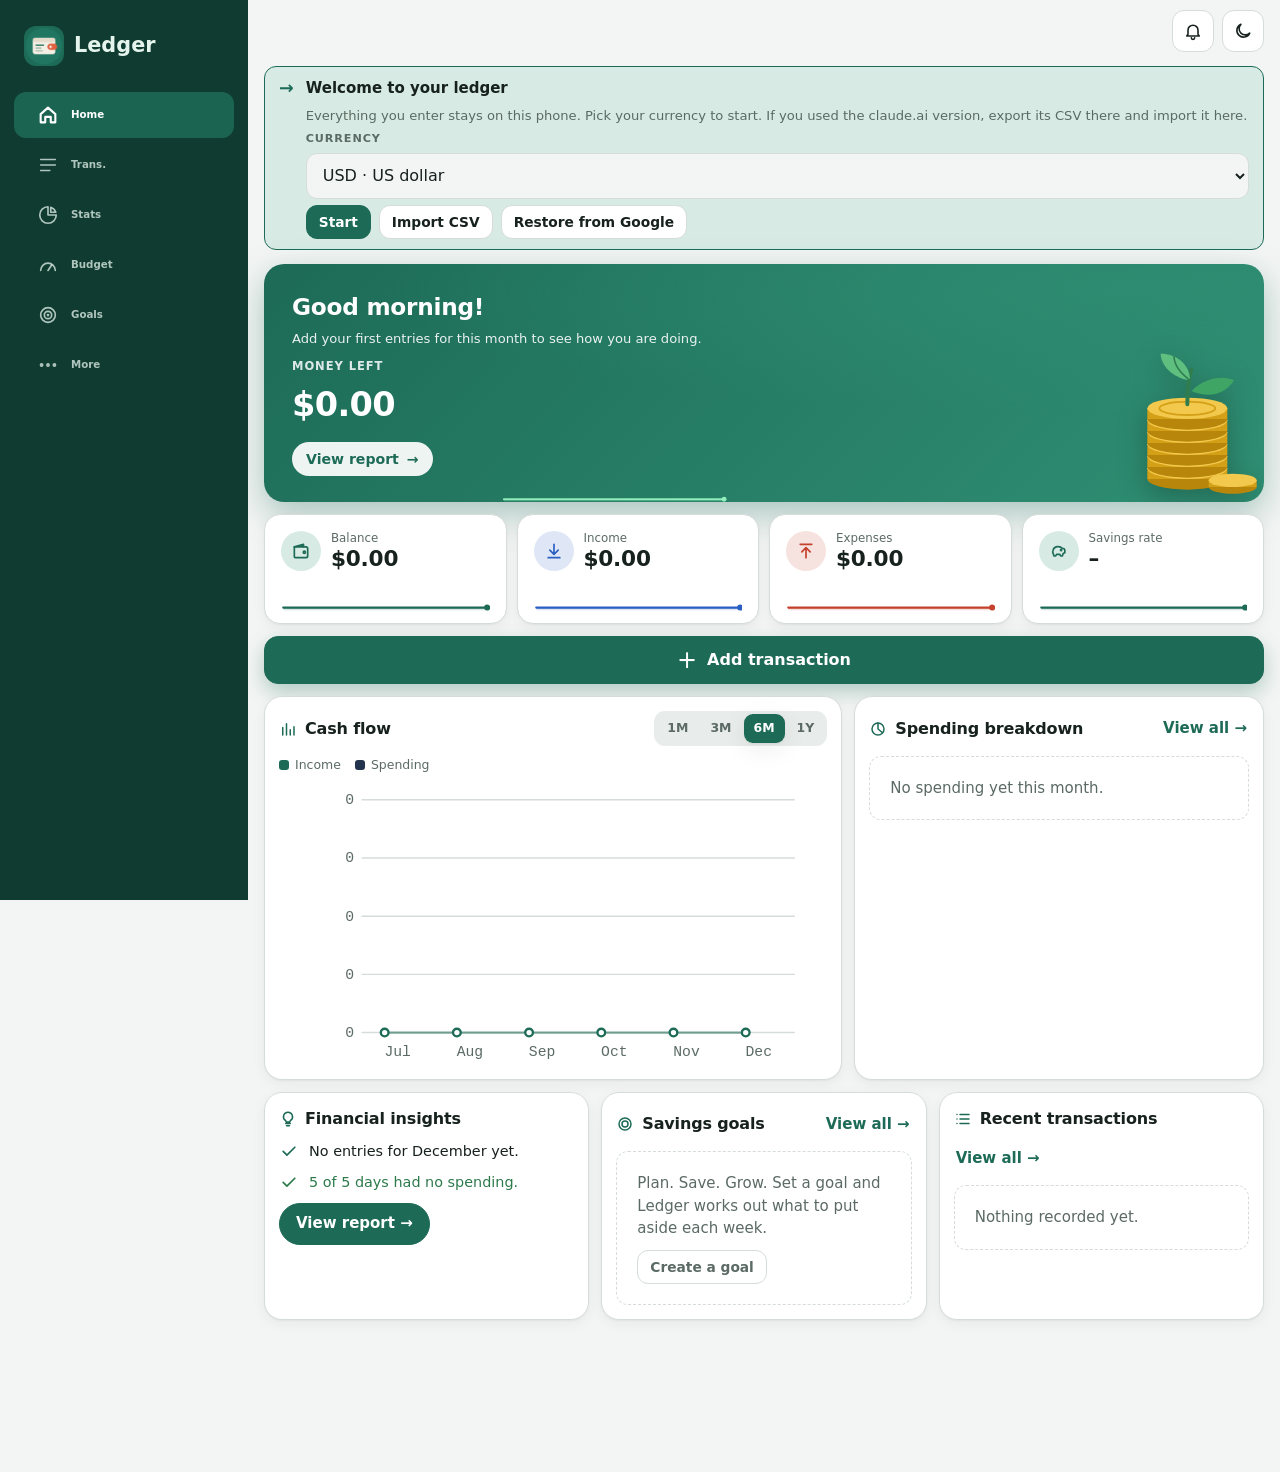
<file: index.html>
<!doctype html>
<html lang="en">
<head>
<meta charset="utf-8">
<meta name="viewport" content="width=device-width, initial-scale=1, viewport-fit=cover">
<title>Spending Ledger</title>
<meta name="description" content="Private money manager: expenses, income, budgets, goals and insights.">
<meta name="theme-color" content="#f3f5f4" media="(prefers-color-scheme: light)">
<meta name="theme-color" content="#0f1513" media="(prefers-color-scheme: dark)">
<meta name="apple-mobile-web-app-capable" content="yes">
<meta name="mobile-web-app-capable" content="yes">
<meta name="apple-mobile-web-app-title" content="Ledger">
<meta name="apple-mobile-web-app-status-bar-style" content="default">
<meta name="format-detection" content="telephone=no">
<link rel="manifest" href="manifest.webmanifest">
<link rel="icon" type="image/png" sizes="32x32" href="icons/favicon-32.png">
<link rel="apple-touch-icon" href="icons/apple-touch-icon.png">
<link rel="stylesheet" href="styles.css">
<script>
  // Apply the saved theme before first paint so there is no flash.
  try { var t = localStorage.getItem('ledger-theme'); if (t === 'light' || t === 'dark') document.documentElement.setAttribute('data-theme', t); } catch (e) {}
  try { var a = localStorage.getItem('ledger-accent'); if (/^(ocean|sunset|kente|plum)$/.test(a)) document.documentElement.setAttribute('data-accent', a); } catch (e) {}
</script>
</head>
<body>
<div class="app">
  <header class="top">
    <div class="brand-row"><img class="brand-mark" src="icons/icon-192.png" alt="" width="34" height="34"><h1 id="viewTitle">Ledger</h1></div>
    <div class="top-right">
      <div class="month" id="monthSwitch" role="group" aria-label="Period">
        <button id="prev" aria-label="Previous">‹</button>
        <span id="periodLabel" aria-live="polite"></span>
        <button id="next" aria-label="Next">›</button>
      </div>
      <button class="theme-btn bell-btn" id="bellBtn" type="button" aria-label="Alerts" hidden><svg viewBox="0 0 24 24" aria-hidden="true"><path d="M6 16V11a6 6 0 0 1 12 0v5l1.5 2h-15z"/><path d="M10 20a2 2 0 0 0 4 0"/></svg><span class="bell-count" id="bellCount" hidden></span></button>
      <button class="theme-btn" id="themeBtn" type="button" aria-label="Switch theme"></button>
    </div>
  </header>

  <nav class="subtabs" id="subtabs" aria-label="View"></nav>

  <section class="hero" id="hero" aria-label="This month" hidden></section>

  <section class="period" id="period" aria-label="Period totals">
    <div><span class="label">Income</span><span class="big num inc" id="pInc">–</span></div>
    <div><span class="label">Expenses</span><span class="big num exp" id="pExp">–</span></div>
    <div><span class="label">Total</span><span class="big num" id="pTot">–</span></div>
  </section>

  <section class="alerts" id="alerts" aria-live="polite"></section>
  <div id="banner"></div>
  <main id="main" class="stack"></main>
</div>

<button class="fab" id="fab" aria-label="Add a transaction"><svg viewBox="0 0 24 24" aria-hidden="true"><path d="M12 5v14M5 12h14"/></svg></button>

<nav class="bottom" id="bottomNav" aria-label="Sections">
  <div class="side-brand"><img src="icons/icon-192.png" alt="" width="40" height="40"><b>Ledger</b></div>
  <button data-tab="home"><svg viewBox="0 0 24 24" aria-hidden="true"><path d="M4 11l8-7 8 7v9h-5v-6H9v6H4z"/></svg><span>Home</span></button>
  <button data-tab="trans"><svg viewBox="0 0 24 24" aria-hidden="true"><path d="M4 6h16M4 12h16M4 18h10"/></svg><span>Trans.</span></button>
  <button data-tab="stats"><svg viewBox="0 0 24 24" aria-hidden="true"><path d="M12 3a9 9 0 1 0 9 9h-9z"/><path d="M15 3.5A9 9 0 0 1 20.5 9H15z"/></svg><span>Stats</span></button>
  <button data-tab="budget"><svg viewBox="0 0 24 24" aria-hidden="true"><path d="M4 18a8 8 0 1 1 16 0"/><path d="M12 18l4-6"/></svg><span>Budget</span></button>
  <button data-tab="goals"><svg viewBox="0 0 24 24" aria-hidden="true"><circle cx="12" cy="12" r="8"/><circle cx="12" cy="12" r="4"/><circle cx="12" cy="12" r=".6"/></svg><span>Goals</span></button>
  <button data-tab="more"><svg viewBox="0 0 24 24" aria-hidden="true"><circle cx="5" cy="12" r="1.2"/><circle cx="12" cy="12" r="1.2"/><circle cx="19" cy="12" r="1.2"/></svg><span>More</span></button>
</nav>

<!-- transaction sheet -->
<div class="overlay" id="sheet" hidden>
  <form class="sheet" id="sheetForm" role="dialog" aria-modal="true" aria-labelledby="sheetTitle" autocomplete="off">
    <div class="sheet-head"><h2 id="sheetTitle">New transaction</h2><button type="button" class="icon-btn" id="sheetClose">Close</button></div>
    <div class="seg" id="typeSeg" role="group" aria-label="Type">
      <button type="button" data-t="income">Income</button><button type="button" data-t="expense">Expense</button><button type="button" data-t="transfer">Transfer</button>
    </div>
    <div class="row2">
      <div class="field"><label class="label" for="tDate">Date</label><input id="tDate" type="date" required></div>
      <div class="field"><label class="label" for="tAmount">Amount</label><input id="tAmount" class="amount" inputmode="none" placeholder="0.00" autocomplete="off" required></div>
    </div>
    <div class="calc" id="calc" hidden>
      <div class="calc-expr num" id="calcExpr" aria-live="polite"></div>
      <div class="calc-quick" id="calcQuick"></div>
      <div class="calc-keys" id="calcKeys"></div>
    </div>
    <div class="field" id="fPick"><span class="label">Category</span>
      <button type="button" class="pick-btn" id="pickBtn" aria-haspopup="dialog"><span class="avatar" id="pickAv" aria-hidden="true"></span><span class="pick-txt"><b id="pickName"></b><small id="pickSub"></small></span><span class="chev" aria-hidden="true">›</span></button>
    </div>
    <div class="row2">
      <div class="field" id="fCat"><label class="label" for="tCat">Category</label><select id="tCat"></select></div>
      <div class="field" id="fSub" hidden><label class="label" for="tSub">Subcategory</label><select id="tSub"></select></div>
      <div class="field"><label class="label" for="tAcc" id="tAccLabel">Account</label><select id="tAcc"></select></div>
      <div class="field" id="fTo" hidden><label class="label" for="tTo">To account</label><select id="tTo"></select></div>
    </div>
    <div class="field"><label class="label" for="tNote">Note</label><input id="tNote" maxlength="120" placeholder="e.g. Lunch with team"></div>
    <div class="field" id="fReceipt"><span class="label">Receipt</span>
      <div class="rc-actions" id="rcActions">
        <button type="button" class="btn small rc-btn" id="rcTake"><svg viewBox="0 0 24 24" aria-hidden="true"><path d="M4 8h3l2-3h6l2 3h3v11H4z"/><circle cx="12" cy="13" r="3.5"/></svg>Take photo</button>
        <button type="button" class="btn small rc-btn" id="rcChoose"><svg viewBox="0 0 24 24" aria-hidden="true"><rect x="4" y="5" width="16" height="14" rx="2"/><path d="M4 16l5-5 4 4 3-3 4 4"/></svg>Choose photo</button>
      </div>
      <div class="rc-preview" id="rcPreview" hidden>
        <button type="button" class="rc-thumb" id="rcThumb" aria-label="View receipt full size"><img id="rcImg" alt="Receipt photo"></button>
        <div class="rc-side"><span class="hint" id="rcInfo"></span><div class="acts" style="justify-content:flex-start"><button type="button" class="linkbtn" id="rcReplace">Replace</button><button type="button" class="linkbtn rc-remove" id="rcRemove">Remove</button></div></div>
      </div>
      <input type="file" id="rcCam" accept="image/*" capture="environment" hidden>
      <input type="file" id="rcPick" accept="image/*" hidden>
    </div>
    <div class="field" id="fRepeat"><label class="label" for="tRepeat">Repeat</label>
      <select id="tRepeat"><option value="">Never</option><option value="weekly">Every week</option><option value="biweekly">Every 2 weeks</option><option value="monthly">Every month</option><option value="yearly">Every year</option></select>
    </div>
    <div class="hint" id="tHint"></div>
    <div class="acts">
      <button type="button" class="btn danger" id="tDelete" hidden>Delete</button>
      <span class="spacer"></span>
      <button type="button" class="btn" id="tMore">Save &amp; add another</button>
      <button type="submit" class="btn primary" id="tSave">Save</button>
    </div>
  </form>
</div>

<!-- category picker -->
<div class="overlay picker" id="picker" hidden>
  <div class="sheet pick-sheet" role="dialog" aria-modal="true" aria-labelledby="pickTitle">
    <div class="sheet-head"><button type="button" class="icon-btn" id="pickBack" hidden>‹ Back</button><h2 id="pickTitle">Choose a category</h2><button type="button" class="icon-btn" id="pickClose">Close</button></div>
    <div id="pickBody" class="stack-sm"></div>
  </div>
</div>

<!-- generic form sheet -->
<div class="overlay" id="formSheet" hidden>
  <form class="sheet" id="genForm" role="dialog" aria-modal="true" aria-labelledby="genTitle" autocomplete="off">
    <div class="sheet-head"><h2 id="genTitle"></h2><button type="button" class="icon-btn" id="genClose">Close</button></div>
    <div id="genBody" class="stack-sm"></div>
    <div class="acts" id="genActs"></div>
  </form>
</div>

<!-- over-budget / confirm -->
<div class="overlay center" id="confirm" hidden>
  <div class="modal" role="alertdialog" aria-modal="true" aria-labelledby="mTitle" aria-describedby="mBody">
    <h2 id="mTitle"></h2>
    <p id="mBody"></p>
    <div class="facts" id="mFacts"></div>
    <div class="acts"><button class="btn" id="mCancel">Cancel</button><button class="btn primary" id="mConfirm">OK</button></div>
  </div>
</div>

<!-- PIN lock -->
<div class="lock" id="lock" hidden>
  <div class="lock-inner">
    <img src="icons/icon-192.png" alt="" width="72" height="72">
    <h2 id="lockTitle">Enter your PIN</h2>
    <div class="pin-dots" id="pinDots" aria-hidden="true"></div>
    <p class="hint" id="lockMsg">&nbsp;</p>
    <div class="pad" id="pad"></div>
    <button class="bio-btn" id="bioBtn" type="button" hidden><svg viewBox="0 0 24 24" aria-hidden="true"><path d="M7.5 4.6A8 8 0 0 1 20 11v1.5"/><path d="M4.3 8.5A8 8 0 0 0 4 11v3"/><path d="M8 11a4 4 0 0 1 8 0v2a12 12 0 0 1-1.2 5.3"/><path d="M12 11v2.5a15 15 0 0 1-2.4 8"/><path d="M8 15.5a18 18 0 0 1-1.5 4.5"/><path d="M16 21a20 20 0 0 0 .9-3"/></svg><span>Use fingerprint</span></button>
    <button class="linkbtn" id="forgot">Forgot PIN?</button>
  </div>
</div>

<div class="updating" id="updating" hidden>
  <div class="upd-card" role="status" aria-live="polite">
    <span class="spinner" aria-hidden="true"></span>
    <strong id="updMsg">Updating Ledger…</strong>
    <span class="hint">Your transactions stay on this phone.</span>
  </div>
</div>

<div class="viewer" id="viewer" hidden role="dialog" aria-modal="true" aria-label="Receipt photo">
  <img id="viewerImg" alt="Receipt photo">
  <button type="button" class="viewer-close" id="viewerClose">Close</button>
</div>

<div class="toasts" id="toasts" aria-live="polite"></div>
<input type="file" id="fileIn" accept=".json,.csv,application/json,text/csv" hidden>
<script src="app.js"></script>
</body>
</html>
</file>
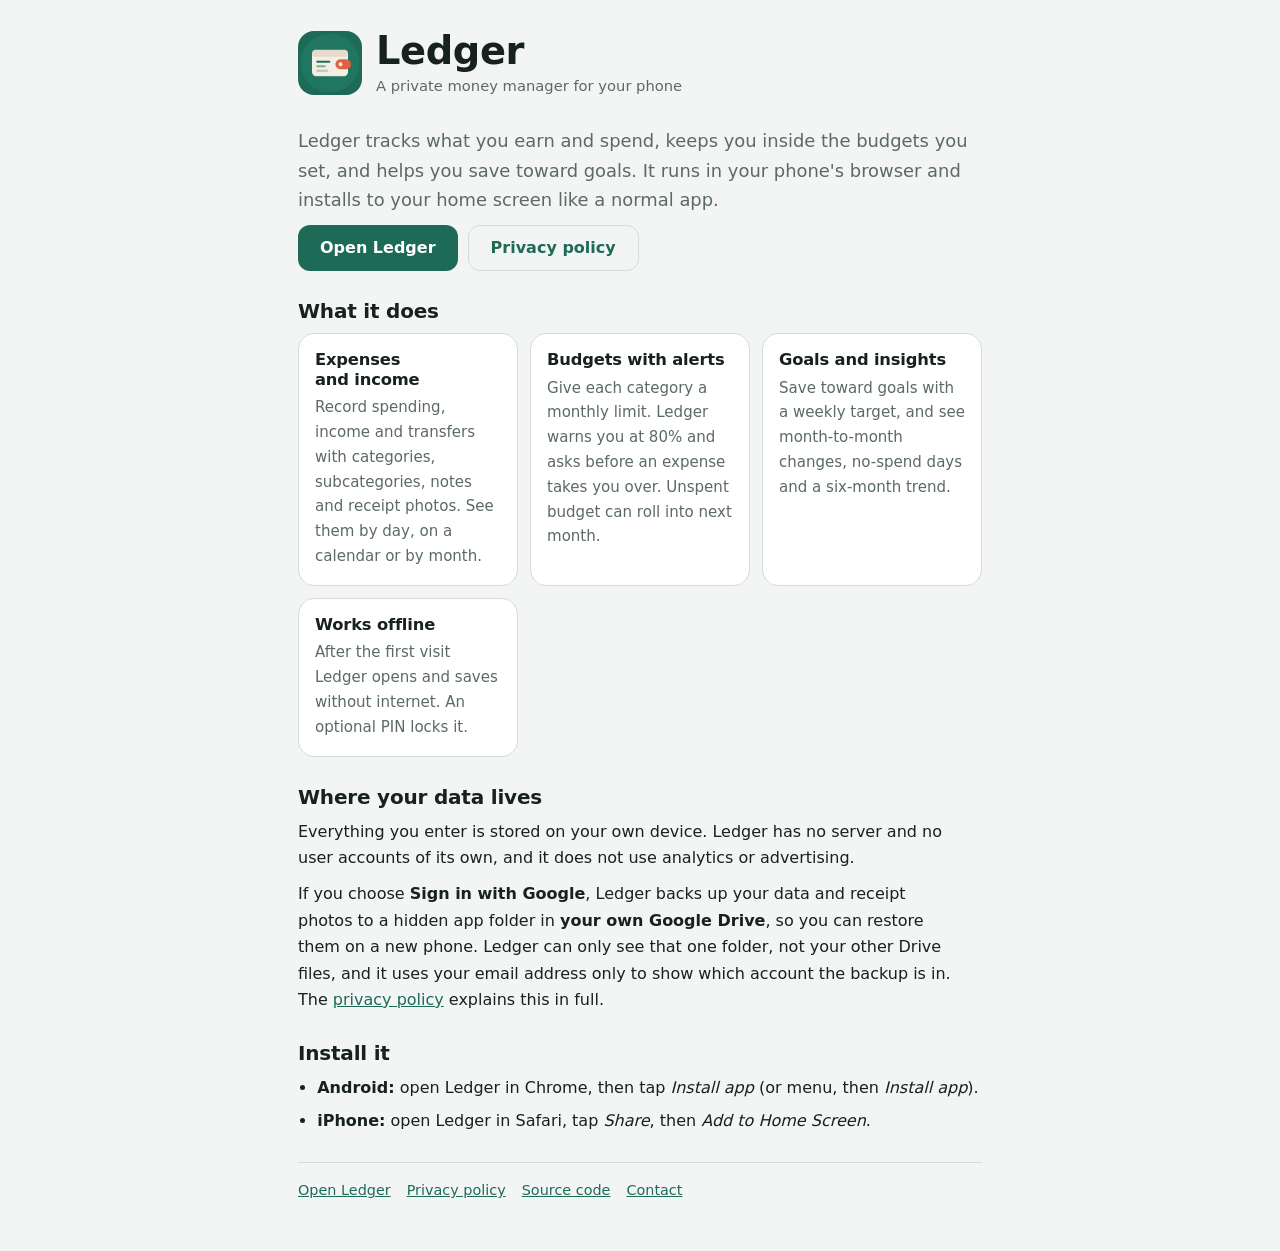
<file: about.html>
<!doctype html>
<html lang="en">
<head>
<meta charset="utf-8">
<meta name="viewport" content="width=device-width, initial-scale=1, viewport-fit=cover">
<title>Ledger</title>
<meta name="description" content="Ledger is a private money manager for your phone: expenses, income, budgets, savings goals and receipt photos, stored on your device with optional backup to your own Google Drive.">
<meta name="theme-color" content="#f3f5f4" media="(prefers-color-scheme: light)">
<meta name="theme-color" content="#0f1513" media="(prefers-color-scheme: dark)">
<link rel="icon" type="image/png" sizes="32x32" href="icons/favicon-32.png">
<link rel="apple-touch-icon" href="icons/apple-touch-icon.png">
<link rel="stylesheet" href="pages.css">
</head>
<body>
<main class="page">
  <header class="brand">
    <img src="icons/icon-192.png" alt="" width="64" height="64">
    <div><h1>Ledger</h1><p class="muted">A private money manager for your phone</p></div>
  </header>

  <section>
    <p class="lede">Ledger tracks what you earn and spend, keeps you inside the budgets you set, and helps you save toward goals. It runs in your phone's browser and installs to your home screen like a normal app.</p>
    <div class="acts">
      <a class="btn" href="./">Open Ledger</a>
      <a class="btn ghost" href="privacy.html">Privacy policy</a>
    </div>
  </section>

  <section>
    <h2>What it does</h2>
    <div class="cards">
      <div class="card"><h3>Expenses and income</h3><p>Record spending, income and transfers with categories, subcategories, notes and receipt photos. See them by day, on a calendar or by month.</p></div>
      <div class="card"><h3>Budgets with alerts</h3><p>Give each category a monthly limit. Ledger warns you at 80% and asks before an expense takes you over. Unspent budget can roll into next month.</p></div>
      <div class="card"><h3>Goals and insights</h3><p>Save toward goals with a weekly target, and see month-to-month changes, no-spend days and a six-month trend.</p></div>
      <div class="card"><h3>Works offline</h3><p>After the first visit Ledger opens and saves without internet. An optional PIN locks it.</p></div>
    </div>
  </section>

  <section>
    <h2>Where your data lives</h2>
    <p>Everything you enter is stored on your own device. Ledger has no server and no user accounts of its own, and it does not use analytics or advertising.</p>
    <p>If you choose <strong>Sign in with Google</strong>, Ledger backs up your data and receipt photos to a hidden app folder in <strong>your own Google Drive</strong>, so you can restore them on a new phone. Ledger can only see that one folder, not your other Drive files, and it uses your email address only to show which account the backup is in. The <a href="privacy.html">privacy policy</a> explains this in full.</p>
  </section>

  <section>
    <h2>Install it</h2>
    <ul>
      <li><strong>Android:</strong> open Ledger in Chrome, then tap <em>Install app</em> (or menu, then <em>Install app</em>).</li>
      <li><strong>iPhone:</strong> open Ledger in Safari, tap <em>Share</em>, then <em>Add to Home Screen</em>.</li>
    </ul>
  </section>

  <footer>
    <a href="./">Open Ledger</a>
    <a href="privacy.html">Privacy policy</a>
    <a href="https://github.com/Josh-1630/Ledger">Source code</a>
    <a href="https://github.com/Josh-1630/Ledger/issues">Contact</a>
  </footer>
</main>
</body>
</html>
</file>
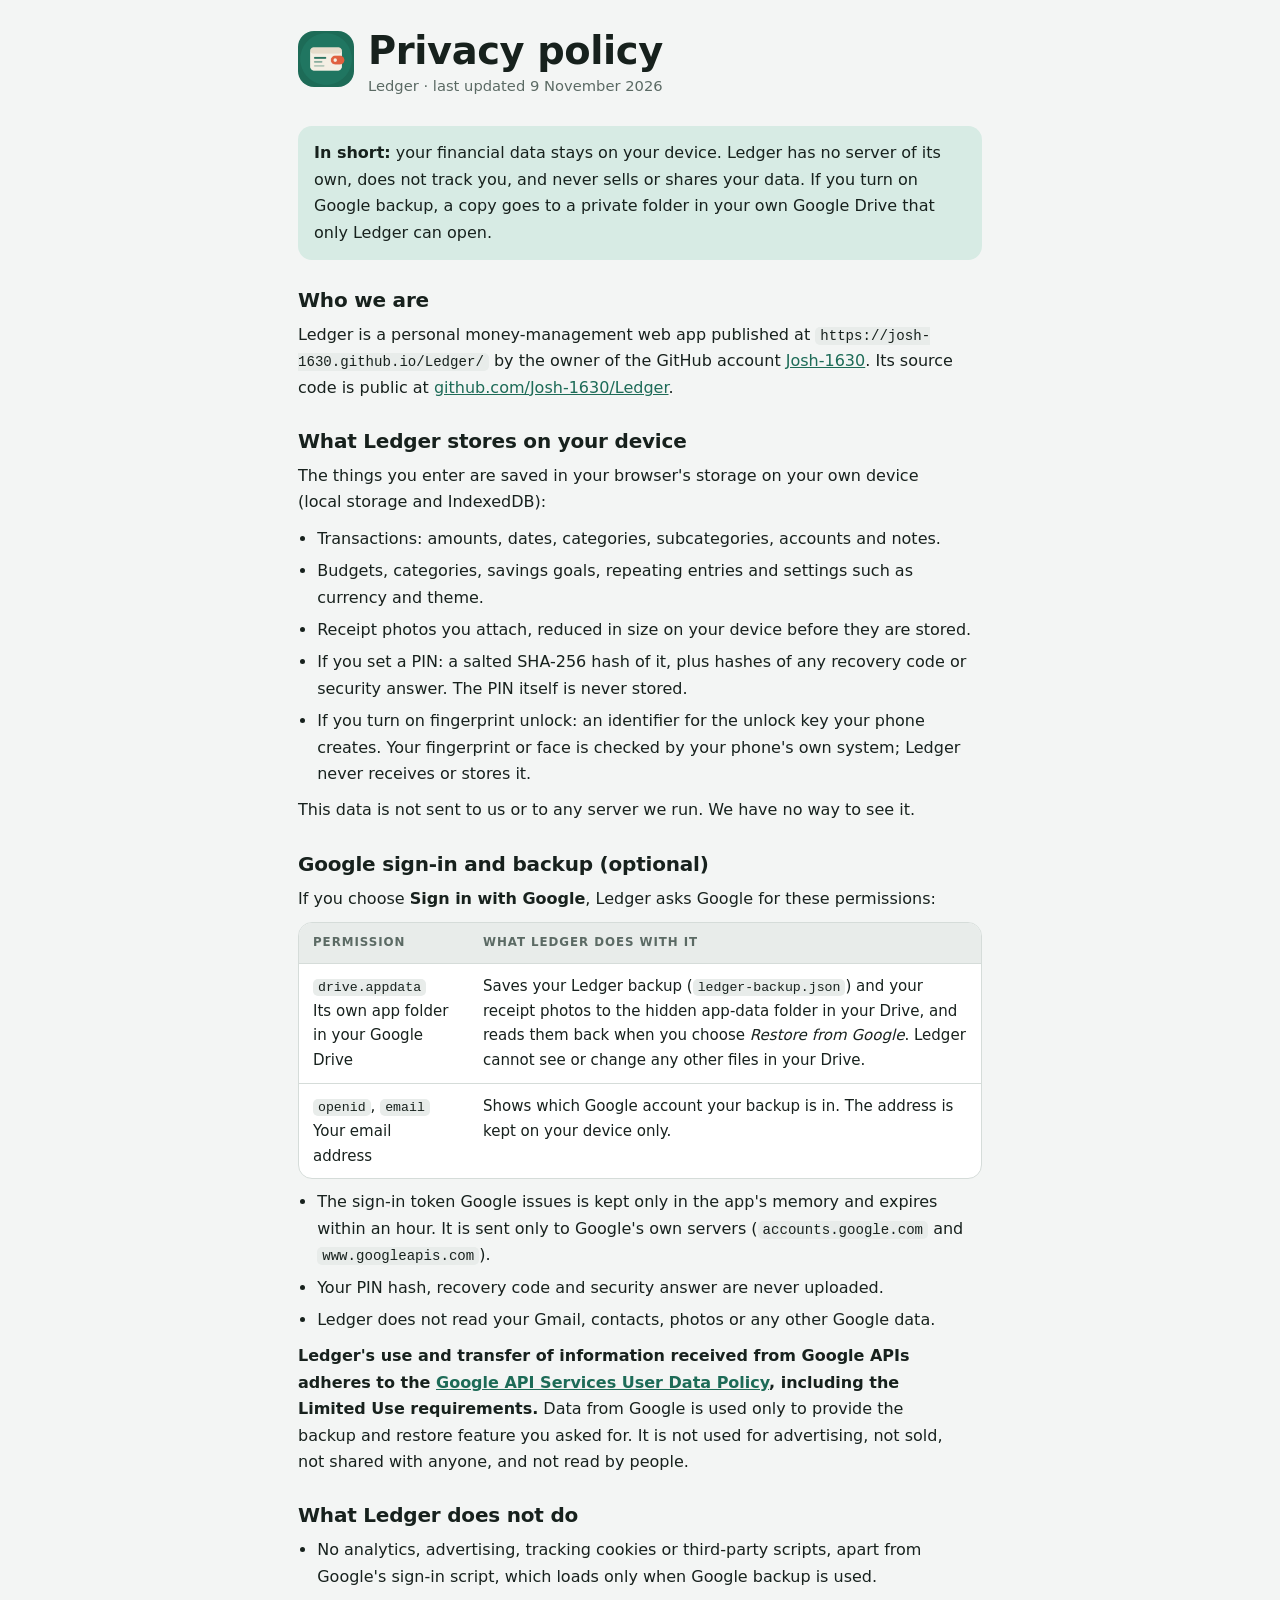
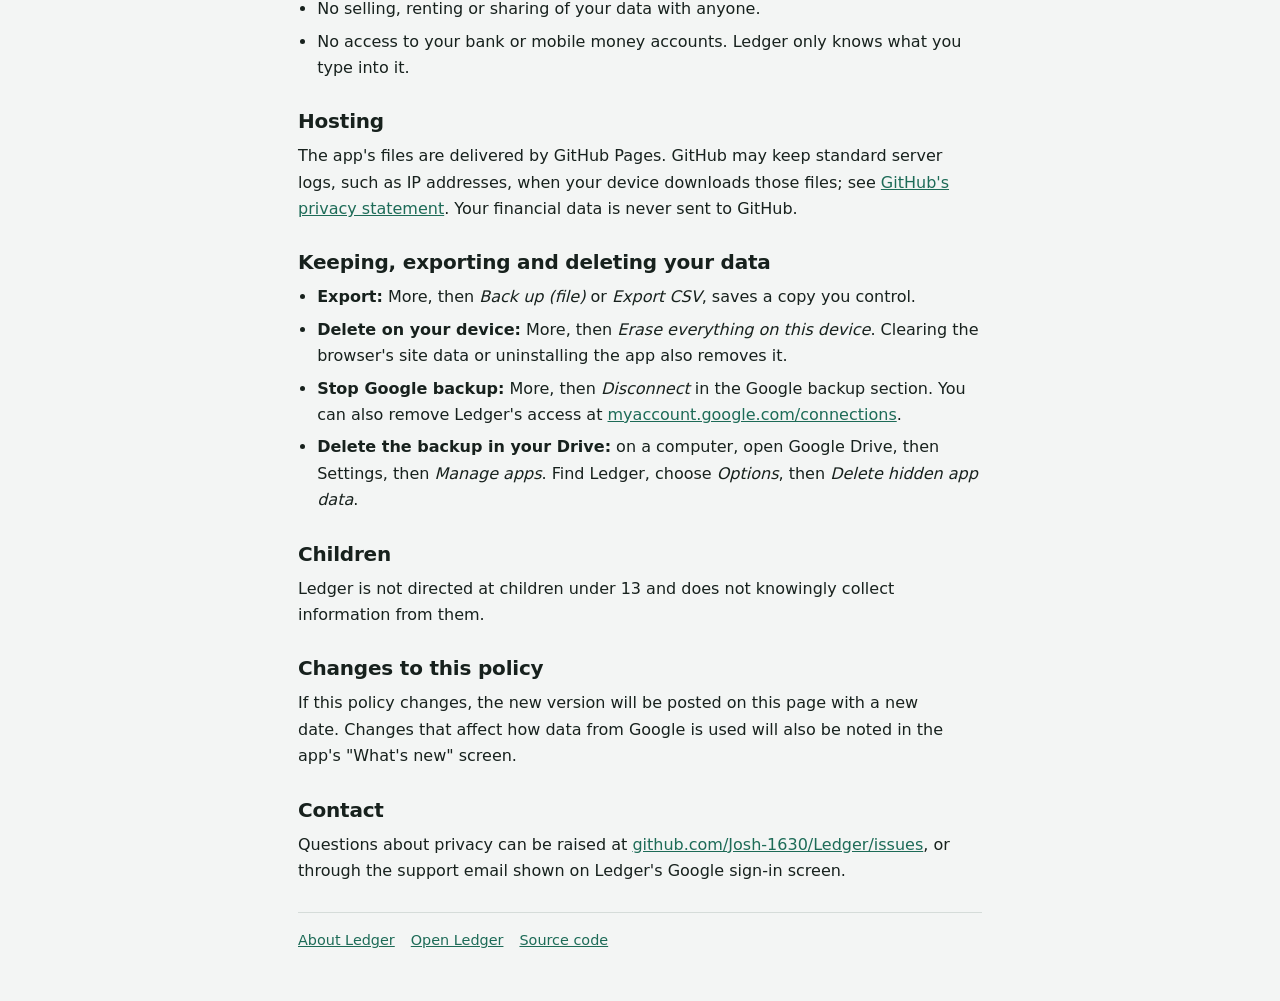
<file: privacy.html>
<!doctype html>
<html lang="en">
<head>
<meta charset="utf-8">
<meta name="viewport" content="width=device-width, initial-scale=1, viewport-fit=cover">
<title>Ledger Privacy Policy</title>
<meta name="description" content="How Ledger handles your data: stored on your device, optional backup to your own Google Drive, nothing shared or sold.">
<meta name="theme-color" content="#f3f5f4" media="(prefers-color-scheme: light)">
<meta name="theme-color" content="#0f1513" media="(prefers-color-scheme: dark)">
<link rel="icon" type="image/png" sizes="32x32" href="icons/favicon-32.png">
<link rel="stylesheet" href="pages.css">
</head>
<body>
<main class="page">
  <header class="brand">
    <a href="about.html"><img src="icons/icon-192.png" alt="Ledger" width="56" height="56"></a>
    <div><h1>Privacy policy</h1><p class="muted">Ledger · last updated 9 November 2026</p></div>
  </header>

  <section class="note">
    <p><strong>In short:</strong> your financial data stays on your device. Ledger has no server of its own, does not track you, and never sells or shares your data. If you turn on Google backup, a copy goes to a private folder in your own Google Drive that only Ledger can open.</p>
  </section>

  <section>
    <h2>Who we are</h2>
    <p>Ledger is a personal money-management web app published at <code>https://josh-1630.github.io/Ledger/</code> by the owner of the GitHub account <a href="https://github.com/Josh-1630">Josh-1630</a>. Its source code is public at <a href="https://github.com/Josh-1630/Ledger">github.com/Josh-1630/Ledger</a>.</p>
  </section>

  <section>
    <h2>What Ledger stores on your device</h2>
    <p>The things you enter are saved in your browser's storage on your own device (local storage and IndexedDB):</p>
    <ul>
      <li>Transactions: amounts, dates, categories, subcategories, accounts and notes.</li>
      <li>Budgets, categories, savings goals, repeating entries and settings such as currency and theme.</li>
      <li>Receipt photos you attach, reduced in size on your device before they are stored.</li>
      <li>If you set a PIN: a salted SHA-256 hash of it, plus hashes of any recovery code or security answer. The PIN itself is never stored.</li>
      <li>If you turn on fingerprint unlock: an identifier for the unlock key your phone creates. Your fingerprint or face is checked by your phone's own system; Ledger never receives or stores it.</li>
    </ul>
    <p>This data is not sent to us or to any server we run. We have no way to see it.</p>
  </section>

  <section>
    <h2>Google sign-in and backup (optional)</h2>
    <p>If you choose <strong>Sign in with Google</strong>, Ledger asks Google for these permissions:</p>
    <div class="table-wrap"><table>
      <thead><tr><th>Permission</th><th>What Ledger does with it</th></tr></thead>
      <tbody>
        <tr><td><code>drive.appdata</code><br>Its own app folder in your Google Drive</td><td>Saves your Ledger backup (<code>ledger-backup.json</code>) and your receipt photos to the hidden app-data folder in your Drive, and reads them back when you choose <em>Restore from Google</em>. Ledger cannot see or change any other files in your Drive.</td></tr>
        <tr><td><code>openid</code>, <code>email</code><br>Your email address</td><td>Shows which Google account your backup is in. The address is kept on your device only.</td></tr>
      </tbody>
    </table></div>
    <ul>
      <li>The sign-in token Google issues is kept only in the app's memory and expires within an hour. It is sent only to Google's own servers (<code>accounts.google.com</code> and <code>www.googleapis.com</code>).</li>
      <li>Your PIN hash, recovery code and security answer are never uploaded.</li>
      <li>Ledger does not read your Gmail, contacts, photos or any other Google data.</li>
    </ul>
    <p><strong>Ledger's use and transfer of information received from Google APIs adheres to the <a href="https://developers.google.com/terms/api-services-user-data-policy">Google API Services User Data Policy</a>, including the Limited Use requirements.</strong> Data from Google is used only to provide the backup and restore feature you asked for. It is not used for advertising, not sold, not shared with anyone, and not read by people.</p>
  </section>

  <section>
    <h2>What Ledger does not do</h2>
    <ul>
      <li>No analytics, advertising, tracking cookies or third-party scripts, apart from Google's sign-in script, which loads only when Google backup is used.</li>
      <li>No selling, renting or sharing of your data with anyone.</li>
      <li>No access to your bank or mobile money accounts. Ledger only knows what you type into it.</li>
    </ul>
  </section>

  <section>
    <h2>Hosting</h2>
    <p>The app's files are delivered by GitHub Pages. GitHub may keep standard server logs, such as IP addresses, when your device downloads those files; see <a href="https://docs.github.com/en/site-policy/privacy-policies/github-general-privacy-statement">GitHub's privacy statement</a>. Your financial data is never sent to GitHub.</p>
  </section>

  <section>
    <h2>Keeping, exporting and deleting your data</h2>
    <ul>
      <li><strong>Export:</strong> More, then <em>Back up (file)</em> or <em>Export CSV</em>, saves a copy you control.</li>
      <li><strong>Delete on your device:</strong> More, then <em>Erase everything on this device</em>. Clearing the browser's site data or uninstalling the app also removes it.</li>
      <li><strong>Stop Google backup:</strong> More, then <em>Disconnect</em> in the Google backup section. You can also remove Ledger's access at <a href="https://myaccount.google.com/connections">myaccount.google.com/connections</a>.</li>
      <li><strong>Delete the backup in your Drive:</strong> on a computer, open Google Drive, then Settings, then <em>Manage apps</em>. Find Ledger, choose <em>Options</em>, then <em>Delete hidden app data</em>.</li>
    </ul>
  </section>

  <section>
    <h2>Children</h2>
    <p>Ledger is not directed at children under 13 and does not knowingly collect information from them.</p>
  </section>

  <section>
    <h2>Changes to this policy</h2>
    <p>If this policy changes, the new version will be posted on this page with a new date. Changes that affect how data from Google is used will also be noted in the app's "What's new" screen.</p>
  </section>

  <section>
    <h2>Contact</h2>
    <p>Questions about privacy can be raised at <a href="https://github.com/Josh-1630/Ledger/issues">github.com/Josh-1630/Ledger/issues</a>, or through the support email shown on Ledger's Google sign-in screen.</p>
  </section>

  <footer>
    <a href="about.html">About Ledger</a>
    <a href="./">Open Ledger</a>
    <a href="https://github.com/Josh-1630/Ledger">Source code</a>
  </footer>
</main>
</body>
</html>
</file>
<file: styles.css>
/* Spending Ledger: a pocket money manager. Header + period bar, active view, floating +, bottom tab bar. */
:root {
  --bg: #f3f5f4; --surface: #ffffff; --sunk: #e8ecea; --line: #d5dcd9; --fg: #17211d; --muted: #5b6a64;
  --accent: #1d6b57; --accent-ink: #ffffff; --accent-soft: #d7ebe4;
  --inc: #2a5fc4; --exp: #c4412d; --xfer: #5b6a64; --fab: #e0603f;
  --ok: #2c7a4b; --warn: #a2610a; --warn-soft: #fbecd2; --over: #b42a2a; --over-soft: #f8dddb;
  --c1: #1d6b57; --c2: #3b5fa8; --c3: #a2610a; --c4: #8a3f8f; --c5: #b4473a; --c6: #4f7a1f; --c7: #2a7f95; --c8: #6b5b45;
  --scrim: rgba(10,18,15,.5);
  --shadow: 0 1px 2px rgba(20,35,30,.06), 0 6px 24px rgba(20,35,30,.08);
  --f-display: ui-rounded, "SF Pro Rounded", "Segoe UI Variable Display", system-ui, -apple-system, "Segoe UI", Roboto, sans-serif;
  --f-body: system-ui, -apple-system, "Segoe UI", Roboto, "Helvetica Neue", Arial, sans-serif;
  --f-mono: ui-monospace, "SF Mono", "SFMono-Regular", Menlo, Consolas, "Roboto Mono", monospace;
  --nav-h: 62px;
  --hero-a: #1d6b57; --hero-b: #2f8f73; --hero-ink: #ffffff; --hero-soft: rgba(255,255,255,.18);
  color-scheme: light;
}
@media (prefers-color-scheme: dark) {
  :root:not([data-theme="light"]) {
    --bg: #0f1513; --surface: #161e1b; --sunk: #1d2724; --line: #2b3733; --fg: #e4ece8; --muted: #93a39c;
    --accent: #5cc3a3; --accent-ink: #08201a; --accent-soft: #19342c;
    --inc: #7fa6f2; --exp: #f08a76; --xfer: #93a39c; --fab: #e8704f;
    --ok: #6cc98f; --warn: #e3a64a; --warn-soft: #33270f; --over: #f07a70; --over-soft: #3a1a18;
    --c1: #5cc3a3; --c2: #86a6e8; --c3: #e3a64a; --c4: #cf8ad3; --c5: #ec8a7c; --c6: #a3cf6c; --c7: #6cc6db; --c8: #c4b294;
    --scrim: rgba(0,0,0,.6); --shadow: 0 1px 2px rgba(0,0,0,.3), 0 6px 24px rgba(0,0,0,.3);
    --hero-a: #1c4f42; --hero-b: #15352d; --hero-ink: #e9f5f0; --hero-soft: rgba(255,255,255,.12);
    color-scheme: dark;
  }
}
:root[data-theme="dark"] {
  --bg: #0f1513; --surface: #161e1b; --sunk: #1d2724; --line: #2b3733; --fg: #e4ece8; --muted: #93a39c;
  --accent: #5cc3a3; --accent-ink: #08201a; --accent-soft: #19342c;
  --inc: #7fa6f2; --exp: #f08a76; --xfer: #93a39c; --fab: #e8704f;
  --ok: #6cc98f; --warn: #e3a64a; --warn-soft: #33270f; --over: #f07a70; --over-soft: #3a1a18;
  --c1: #5cc3a3; --c2: #86a6e8; --c3: #e3a64a; --c4: #cf8ad3; --c5: #ec8a7c; --c6: #a3cf6c; --c7: #6cc6db; --c8: #c4b294;
  --scrim: rgba(0,0,0,.6); --shadow: 0 1px 2px rgba(0,0,0,.3), 0 6px 24px rgba(0,0,0,.3);
  --hero-a: #1c4f42; --hero-b: #15352d; --hero-ink: #e9f5f0; --hero-soft: rgba(255,255,255,.12);
  color-scheme: dark;
}
* { box-sizing: border-box; -webkit-tap-highlight-color: transparent; }
[hidden] { display: none !important; }
html { -webkit-text-size-adjust: 100%; }
body { margin: 0; background: var(--bg); color: var(--fg); font-family: var(--f-body); font-size: 15px; line-height: 1.5; overscroll-behavior-y: none; }
.app { max-width: 760px; margin: 0 auto; padding-top: calc(10px + env(safe-area-inset-top, 0px)); padding-bottom: calc(var(--nav-h) + 96px + env(safe-area-inset-bottom, 0px)); padding-left: max(16px, env(safe-area-inset-left, 0px)); padding-right: max(16px, env(safe-area-inset-right, 0px)); display: grid; gap: 14px; }
.num { font-family: var(--f-mono); font-variant-numeric: tabular-nums; }
h1, h2, h3 { font-family: var(--f-display); margin: 0; letter-spacing: -0.01em; text-wrap: balance; }
h1 { font-size: 1.45rem; font-weight: 700; }
h2 { font-size: 1.08rem; font-weight: 700; }
h3 { font-size: .95rem; font-weight: 700; }
p { margin: 0; }
.label { font-size: .7rem; text-transform: uppercase; letter-spacing: .08em; color: var(--muted); font-weight: 600; }
button, input, select { font: inherit; color: inherit; }
button { cursor: pointer; }
:focus-visible { outline: 2px solid var(--accent); outline-offset: 2px; }
.inc { color: var(--inc); } .exp { color: var(--exp); } .xfer { color: var(--xfer); } .good { color: var(--ok); } .bad { color: var(--over); }
.hint { font-size: .82rem; color: var(--muted); }
.hint.warn { color: var(--warn); } .hint.over { color: var(--over); font-weight: 600; }
.stack { display: grid; gap: 14px; min-width: 0; }
.stack-sm { display: grid; gap: 12px; min-width: 0; }

/* header */
.top-right { display: flex; align-items: center; gap: 8px; }
.theme-btn { width: 42px; height: 42px; border-radius: 12px; border: 1px solid var(--line); background: var(--surface); color: var(--fg); display: grid; place-items: center; flex: none; }
.theme-btn svg { width: 20px; height: 20px; fill: none; stroke: currentColor; stroke-width: 1.9; stroke-linecap: round; stroke-linejoin: round; }
.theme-btn:active { background: var(--sunk); }
.steps { margin: 0; padding-left: 1.3em; display: grid; gap: 8px; }
.steps li { padding-left: 2px; }
.steps b { font-weight: 600; }
.kbd { display: inline-flex; align-items: center; gap: 4px; padding: 0 6px; border: 1px solid var(--line); border-radius: 6px; background: var(--sunk); font-size: .85em; white-space: nowrap; }
.kbd svg { width: 14px; height: 14px; fill: none; stroke: currentColor; stroke-width: 2; stroke-linecap: round; stroke-linejoin: round; }
.linkbox { display: flex; gap: 8px; align-items: center; }
.linkbox input { flex: 1; min-width: 0; height: 42px; padding: 0 10px; border-radius: 10px; border: 1px solid var(--line); background: var(--bg); font-size: 14px; }
.top { display: flex; flex-wrap: wrap; align-items: center; justify-content: space-between; gap: 10px; }
.month { display: flex; align-items: center; background: var(--surface); border: 1px solid var(--line); border-radius: 12px; }
.month button { background: none; border: 0; width: 42px; height: 40px; font-size: 1.2rem; color: var(--muted); border-radius: 12px; }
.month button:active { background: var(--sunk); }
.month span { min-width: 8.5em; text-align: center; font-weight: 600; font-size: .95rem; }
.subtabs { display: flex; gap: 4px; background: var(--sunk); border-radius: 12px; padding: 3px; }
.subtabs:empty { display: none; }
.subtabs button { flex: 1; border: 0; background: none; padding: 7px 8px; border-radius: 9px; font-weight: 600; font-size: .88rem; color: var(--muted); }
.subtabs button[aria-pressed="true"] { background: var(--surface); color: var(--fg); box-shadow: var(--shadow); }

/* period */
.period { display: grid; grid-template-columns: repeat(3, minmax(0, 1fr)); background: var(--surface); border: 1px solid var(--line); border-radius: 14px; }
.period > div { padding: 10px 6px; display: grid; gap: 2px; text-align: center; border-left: 1px solid var(--line); min-width: 0; }
.period > div:first-child { border-left: 0; }
.period .big { font-size: clamp(.85rem, 3.6vw, 1.15rem); font-weight: 500; overflow-wrap: anywhere; }

/* alerts + banners */
.alerts { display: grid; gap: 8px; }
.alerts:empty, #banner:empty { display: none; }
.alert { display: flex; gap: 12px; align-items: flex-start; padding: 10px 14px; border-radius: 12px; border: 1px solid; }
.alert.over { background: var(--over-soft); border-color: var(--over); }
.alert.warn { background: var(--warn-soft); border-color: var(--warn); }
.alert.info { background: var(--accent-soft); border-color: var(--accent); }
.alert strong { display: block; }
.alert .sign { font-family: var(--f-display); font-weight: 800; font-size: 1.1rem; line-height: 1.3; }
.alert.over .sign { color: var(--over); } .alert.warn .sign { color: var(--warn); } .alert.info .sign { color: var(--accent); }
.alert .grow { flex: 1; min-width: 0; display: grid; gap: 6px; }

/* panels + controls */
.panel { background: var(--surface); border: 1px solid var(--line); border-radius: 16px; padding: 16px; display: grid; gap: 12px; min-width: 0; }
.panel-head { display: flex; justify-content: space-between; align-items: center; gap: 10px; flex-wrap: wrap; }
.btn { min-height: 42px; padding: 0 16px; border-radius: 11px; border: 1px solid var(--line); background: var(--surface); font-weight: 600; }
.btn.primary { background: var(--accent); color: var(--accent-ink); border-color: var(--accent); }
.btn.danger { color: var(--over); }
.btn.armed { background: var(--over); color: var(--surface); border-color: var(--over); }
.btn.small { min-height: 34px; padding: 0 12px; font-size: .86rem; }
.btn:disabled { opacity: .5; }
.btn:active { transform: scale(.98); }
.linkbtn { background: none; border: 0; color: var(--accent); font-weight: 600; padding: 6px 2px; }
.icon-btn { background: none; border: 0; color: var(--muted); min-height: 34px; min-width: 34px; border-radius: 9px; font-size: .82rem; padding: 0 8px; font-weight: 600; }
.icon-btn:active { background: var(--sunk); }
.field { display: grid; gap: 5px; min-width: 0; }
.field input, .field select, .search { height: 46px; padding: 0 12px; border-radius: 11px; border: 1px solid var(--line); background: var(--bg); width: 100%; min-width: 0; font-size: 16px; }
.field input:focus, .field select:focus, .search:focus { border-color: var(--accent); outline: none; box-shadow: 0 0 0 3px var(--accent-soft); }
.empty-state { padding: 20px; border: 1px dashed var(--line); border-radius: 12px; color: var(--muted); display: grid; gap: 10px; justify-items: start; }
.swatch { width: 10px; height: 10px; border-radius: 3px; flex: none; display: inline-block; }
.seg { display: flex; background: var(--sunk); border-radius: 11px; padding: 3px; gap: 2px; }
.seg button { flex: 1; border: 0; background: none; padding: 8px 12px; border-radius: 9px; font-weight: 600; font-size: .9rem; color: var(--muted); }
.seg button[aria-pressed="true"] { background: var(--surface); color: var(--fg); box-shadow: var(--shadow); }
.seg button[data-t="income"][aria-pressed="true"] { color: var(--inc); }
.seg button[data-t="expense"][aria-pressed="true"] { color: var(--exp); }
.row-list { display: grid; }
.row-item { display: flex; justify-content: space-between; align-items: center; gap: 10px; padding: 12px 0; border-top: 1px solid var(--line); min-width: 0; }
.row-item:first-child { border-top: 0; }
.row-item .grow { flex: 1; min-width: 0; overflow-wrap: anywhere; }
.row-item .sub { font-size: .8rem; color: var(--muted); }
.pill { font-size: .72rem; font-weight: 600; padding: 2px 8px; border-radius: 99px; white-space: nowrap; border: 1px solid transparent; }
.pill.ok { color: var(--ok); border-color: var(--ok); }
.pill.warn { color: var(--warn); background: var(--warn-soft); }
.pill.over { color: var(--over); background: var(--over-soft); }
.pill.none, .pill.muted { color: var(--muted); border-color: var(--line); }

/* daily */
.day { background: var(--surface); border: 1px solid var(--line); border-radius: 14px; overflow: hidden; }
.day-head { display: grid; grid-template-columns: auto minmax(0, 1fr) auto auto; gap: 10px; align-items: center; padding: 9px 14px; border-bottom: 1px solid var(--line); background: var(--sunk); }
.day-head .d { font-family: var(--f-display); font-size: 1.45rem; font-weight: 700; line-height: 1; }
.day-head .wd { font-size: .76rem; color: var(--muted); }
.day-head .wd b { display: inline-block; background: var(--fg); color: var(--bg); border-radius: 5px; padding: 0 6px; margin-right: 6px; font-weight: 600; }
.day-head .wd b.sun { background: var(--exp); } .day-head .wd b.sat { background: var(--inc); }
.day-head .num { font-size: .84rem; text-align: right; }
.tx { display: grid; grid-template-columns: 38px minmax(0, 1fr) auto; gap: 12px; align-items: center; padding: 11px 14px; border: 0; border-top: 1px solid var(--line); width: 100%; text-align: left; background: none; }
.tx:first-of-type { border-top: 0; }
.tx { transition: background .15s, transform .12s; }
.tx:active { background: var(--sunk); transform: scale(.99); }
.avatar { width: 38px; height: 38px; border-radius: 12px; display: grid; place-items: center; font-family: var(--f-display); font-weight: 700; font-size: 1rem; color: var(--c); background: var(--sunk); background: color-mix(in srgb, var(--c) 16%, transparent); }
.tx .t1 { font-weight: 500; }
.tx .cat { font-size: .8rem; color: var(--muted); overflow-wrap: anywhere; display: flex; gap: 6px; align-items: center; }
.tx .what { min-width: 0; }
.tx .what div { overflow-wrap: anywhere; }
.tx .what .acc { font-size: .76rem; color: var(--muted); }
.tx .amt { font-weight: 500; white-space: nowrap; }
.tx .rep { font-size: .7rem; color: var(--accent); margin-left: 4px; }

/* calendar */
.cal { display: grid; grid-template-columns: repeat(7, minmax(0, 1fr)); border: 1px solid var(--line); border-radius: 14px; overflow: hidden; background: var(--surface); }
.cal .wh { font-size: .7rem; text-align: center; padding: 6px 0; color: var(--muted); font-weight: 600; background: var(--sunk); border-bottom: 1px solid var(--line); }
.cal .wh.sun { color: var(--exp); } .cal .wh.sat { color: var(--inc); }
.cell { min-height: 68px; padding: 4px; border: 0; border-right: 1px solid var(--line); border-bottom: 1px solid var(--line); display: grid; align-content: start; gap: 1px; background: none; text-align: left; min-width: 0; }
.cell:nth-child(7n) { border-right: 0; }
.cell .n { font-size: .78rem; font-weight: 600; }
.cell .v { font-family: var(--f-mono); font-size: .62rem; line-height: 1.25; overflow: hidden; text-overflow: ellipsis; white-space: nowrap; }
.cell.blank { background: var(--bg); }
.cell.today .n { background: var(--accent); color: var(--accent-ink); border-radius: 5px; padding: 0 5px; justify-self: start; }
.cell.sel { box-shadow: inset 0 0 0 2px var(--accent); }

/* monthly table */
.mtable { width: 100%; border-collapse: collapse; }
.mtable th { font-size: .7rem; text-transform: uppercase; letter-spacing: .06em; color: var(--muted); text-align: right; padding: 8px; border-bottom: 1px solid var(--line); }
.mtable th:first-child, .mtable td:first-child { text-align: left; }
.mtable td { padding: 10px 8px; border-bottom: 1px solid var(--line); text-align: right; font-family: var(--f-mono); font-variant-numeric: tabular-nums; font-size: .86rem; white-space: nowrap; }
.mtable td:first-child { font-family: var(--f-body); font-weight: 600; }
.mtable tr.row { cursor: pointer; }
.mtable tr.cur td:first-child { color: var(--accent); }
.mtable tfoot td { font-weight: 600; border-bottom: 0; }
.scroll-x { overflow-x: auto; }

/* stats */
.stats-top { display: grid; grid-template-columns: 200px minmax(0, 1fr); gap: 18px; align-items: center; }
@media (max-width: 560px) { .stats-top { grid-template-columns: minmax(0, 1fr); justify-items: center; } }
.donut { width: 100%; max-width: 200px; display: block; }
.donut text { fill: var(--fg); font-family: var(--f-mono); }
.donut .sub { fill: var(--muted); font-family: var(--f-body); }
.legend { display: grid; gap: 2px; width: 100%; min-width: 0; }
.lg { display: grid; grid-template-columns: 3.3em minmax(0, 1fr) auto; gap: 10px; align-items: center; padding: 9px 6px; border-radius: 9px; background: none; border: 0; text-align: left; width: 100%; }
.lg[aria-pressed="true"] { background: var(--accent-soft); }
.lg .pct { font-family: var(--f-mono); font-size: .76rem; color: var(--surface); border-radius: 5px; text-align: center; padding: 1px 0; font-weight: 600; }
.lg .nm { overflow-wrap: anywhere; }
.subbars { display: grid; gap: 10px; }
.subbar { display: grid; gap: 4px; }
.subbar .b-row { justify-content: space-between; font-size: .88rem; }

/* insights */
.kpis { display: grid; grid-template-columns: repeat(2, minmax(0, 1fr)); gap: 10px; }
.kpi { background: var(--surface); border: 1px solid var(--line); border-radius: 14px; padding: 12px 14px; display: grid; gap: 2px; min-width: 0; }
.kpi .big { font-size: 1.2rem; font-weight: 500; overflow-wrap: anywhere; }
.kpi .delta { font-size: .78rem; font-weight: 600; }
.chart svg { width: 100%; height: auto; display: block; }
.chart text { fill: var(--muted); font-family: var(--f-mono); font-size: 10px; }
.chart .gl { stroke: var(--line); stroke-width: 1; }
.legend-inline { display: flex; gap: 14px; font-size: .78rem; color: var(--muted); }
.legend-inline span { display: inline-flex; align-items: center; gap: 6px; }
.streak { display: flex; gap: 3px; flex-wrap: wrap; }
.streak i { width: 14px; height: 14px; border-radius: 4px; background: var(--sunk); display: block; }
.streak i.free { background: var(--ok); }
.streak i.spent { background: var(--exp); opacity: .55; }
.streak i.future { background: transparent; border: 1px dashed var(--line); }

/* budgets */
.budget { display: grid; gap: 8px; padding: 12px 0; border-top: 1px solid var(--line); }
.budget:first-child { border-top: 0; }
.b-row { display: flex; align-items: center; gap: 10px; min-width: 0; flex-wrap: wrap; }
.b-name { font-weight: 600; flex: 1; min-width: 0; overflow-wrap: anywhere; display: flex; align-items: center; gap: 8px; }
.b-fig { font-size: .86rem; color: var(--muted); }
.b-fig b { color: var(--fg); font-weight: 500; }
.bar { height: 8px; border-radius: 4px; background: var(--sunk); overflow: hidden; }
.bar i { display: block; height: 100%; border-radius: 4px; background: var(--ok); transition: width .3s ease; }
.bar i.warn { background: var(--warn); } .bar i.over { background: var(--over); }
.sub-split { display: flex; flex-wrap: wrap; gap: 4px 12px; font-size: .8rem; color: var(--muted); }
.sub-split b { color: var(--fg); font-weight: 500; }
.edit-grid { display: grid; grid-template-columns: repeat(auto-fit, minmax(140px, 1fr)); gap: 10px; }
.edit-grid .acts, .edit-grid .full { grid-column: 1 / -1; }
.edit-grid .acts { display: flex; gap: 8px; flex-wrap: wrap; }
.subs-ed { display: grid; gap: 6px; }
.sub-row { display: flex; gap: 6px; align-items: center; }
.chips { display: flex; flex-wrap: wrap; gap: 6px; }
.chip { min-height: 34px; padding: 0 12px; border-radius: 99px; border: 1px solid var(--line); background: transparent; font-size: .86rem; display: inline-flex; align-items: center; gap: 6px; }
.figs3 { display: grid; grid-template-columns: repeat(3, minmax(0, 1fr)); gap: 8px; }
.figs3 > div { display: grid; gap: 2px; text-align: center; min-width: 0; }
.figs3 .big { font-size: clamp(.9rem, 3.8vw, 1.15rem); font-weight: 500; overflow-wrap: anywhere; }

/* goals */
.goals { display: grid; grid-template-columns: repeat(auto-fill, minmax(260px, 1fr)); gap: 12px; }
.goal { background: var(--surface); border: 1px solid var(--line); border-radius: 16px; padding: 16px; display: grid; gap: 12px; min-width: 0; }
.goal-top { display: grid; grid-template-columns: 84px minmax(0, 1fr); gap: 14px; align-items: center; }
.ring { width: 84px; height: 84px; display: block; }
.ring text { fill: var(--fg); font-family: var(--f-mono); font-size: 15px; font-weight: 600; }
.goal h3 { font-size: 1.05rem; overflow-wrap: anywhere; }
.goal .acts { display: flex; gap: 6px; flex-wrap: wrap; }

/* behind the scenes */
.kv { display: grid; grid-template-columns: minmax(0, 1fr) minmax(0, 1.3fr); gap: 0; margin: 0; font-size: .86rem; }
.kv dt, .kv dd { margin: 0; padding: 8px 0; border-top: 1px solid var(--line); min-width: 0; overflow-wrap: anywhere; }
.kv dt { color: var(--muted); padding-right: 10px; }
.kv dt:first-of-type, .kv dt:first-of-type + dd { border-top: 0; }
@media (max-width: 420px) { .kv { grid-template-columns: minmax(0, 1fr); } .kv dd { border-top: 0; padding-top: 0; } }
.raw { margin: 0; max-height: 50vh; overflow: auto; background: var(--sunk); border-radius: 10px; padding: 12px; font-family: var(--f-mono); font-size: .74rem; line-height: 1.45; white-space: pre; }

/* accounts */
.acc-group h3 { padding: 6px 0; color: var(--muted); font-size: .74rem; text-transform: uppercase; letter-spacing: .08em; font-family: var(--f-body); display: flex; justify-content: space-between; }

/* bottom nav + fab */
.bottom { position: fixed; left: 0; right: 0; bottom: 0; z-index: 30; background: var(--surface); border-top: 1px solid var(--line); display: grid; grid-template-columns: repeat(5, 1fr); padding: 4px max(8px, env(safe-area-inset-right, 0px)) env(safe-area-inset-bottom, 0px) max(8px, env(safe-area-inset-left, 0px)); }
.bottom button { background: none; border: 0; height: var(--nav-h); display: grid; place-items: center; align-content: center; gap: 2px; color: var(--muted); font-size: .7rem; font-weight: 600; }
.bottom svg { width: 24px; height: 24px; fill: none; stroke: currentColor; stroke-width: 1.8; stroke-linecap: round; stroke-linejoin: round; }
.bottom button[aria-current="page"] { color: var(--accent); }
.bottom button[aria-current="page"] svg { stroke-width: 2.3; }
.fab { position: fixed; right: max(18px, calc(env(safe-area-inset-right, 0px) + 12px)); bottom: calc(var(--nav-h) + 18px + env(safe-area-inset-bottom, 0px)); width: 60px; height: 60px; border-radius: 50%; border: 0; background: var(--fab); color: #fff; box-shadow: 0 6px 18px rgba(196,65,45,.35); z-index: 31; display: grid; place-items: center; }
.fab svg { width: 28px; height: 28px; stroke: currentColor; stroke-width: 2.6; stroke-linecap: round; fill: none; }
.fab:active { transform: scale(.95); }
@media (min-width: 800px) { .fab { right: calc(50% - 380px + 12px); } }

/* sheets */
.overlay { position: fixed; inset: 0; background: var(--scrim); display: grid; align-items: end; justify-items: center; z-index: 50; padding-top: calc(24px + env(safe-area-inset-top, 0px)); }
.overlay.center { align-items: center; padding: 20px max(16px, env(safe-area-inset-right, 0px)) 20px max(16px, env(safe-area-inset-left, 0px)); z-index: 55; }
@media (min-width: 640px) { .overlay { align-items: center; padding: 24px; } }
.sheet { background: var(--surface); width: 100%; max-width: 500px; border-radius: 20px 20px 0 0; padding: 18px max(18px, env(safe-area-inset-right, 0px)) calc(18px + env(safe-area-inset-bottom, 0px)) max(18px, env(safe-area-inset-left, 0px)); display: grid; gap: 14px; max-height: 100%; overflow-y: auto; box-shadow: var(--shadow); animation: up .22s ease-out; }
@media (min-width: 640px) { .sheet { border-radius: 20px; padding: 22px; } }
@keyframes up { from { transform: translateY(30px); opacity: .6; } to { transform: none; opacity: 1; } }
.sheet-head { display: flex; justify-content: space-between; align-items: center; }
.sheet .row2 { display: grid; grid-template-columns: repeat(2, minmax(0, 1fr)); gap: 12px; }
.sheet .amount { font-family: var(--f-mono); font-size: 1.3rem !important; height: 52px; }
.acts { display: flex; gap: 8px; flex-wrap: wrap; justify-content: flex-end; }
.acts .spacer { flex: 1; }
.modal { background: var(--surface); border-radius: 18px; padding: 22px; max-width: 420px; width: 100%; display: grid; gap: 14px; box-shadow: var(--shadow); }
.modal.danger { border-top: 5px solid var(--over); }
.modal.danger h2 { color: var(--over); }
.facts { display: grid; grid-template-columns: 1fr auto; gap: 4px 16px; background: var(--sunk); border-radius: 10px; padding: 12px 14px; font-size: .9rem; }
.facts:empty { display: none; }
.facts .num { text-align: right; }
.facts .tot { font-weight: 600; color: var(--over); }

/* lock */
.lock { position: fixed; inset: 0; z-index: 46; background: var(--bg); display: grid; place-items: center; padding: env(safe-area-inset-top, 0px) 16px env(safe-area-inset-bottom, 0px); }
.lock-inner { display: grid; justify-items: center; gap: 14px; width: 100%; max-width: 320px; }
.lock img { border-radius: 18px; }
.pin-dots { display: flex; gap: 14px; height: 16px; }
.pin-dots i { width: 14px; height: 14px; border-radius: 50%; border: 2px solid var(--muted); }
.pin-dots i.on { background: var(--fg); border-color: var(--fg); }
.pin-dots.shake { animation: shake .35s; }
@keyframes shake { 25% { transform: translateX(-8px); } 75% { transform: translateX(8px); } }
.pad { display: grid; grid-template-columns: repeat(3, 76px); gap: 14px; }
.pad button { height: 76px; border-radius: 50%; border: 0; background: var(--surface); font-size: 1.6rem; font-family: var(--f-display); box-shadow: var(--shadow); }
.pad button:active { background: var(--sunk); }
.pad button.ghost { background: none; box-shadow: none; font-size: .95rem; color: var(--muted); }

/* toast */
.toasts { position: fixed; left: 0; right: 0; bottom: calc(var(--nav-h) + 90px + env(safe-area-inset-bottom, 0px)); padding: 0 16px; display: grid; justify-items: center; gap: 8px; pointer-events: none; z-index: 70; }
.toast { background: var(--fg); color: var(--bg); padding: 10px 16px; border-radius: 12px; font-size: .9rem; box-shadow: var(--shadow); max-width: 480px; pointer-events: auto; display: flex; gap: 12px; align-items: center; }
.toast.warn { background: var(--warn); color: #fff; }
.toast.over { background: var(--over); color: #fff; }
.toast button { background: none; border: 0; color: inherit; font-weight: 700; text-decoration: underline; padding: 0; }
@media (prefers-reduced-motion: reduce) { .bar i { transition: none; } .sheet { animation: none; } .pin-dots.shake { animation: none; } }

/* ---------- v4: livelier interface ---------- */
.hero { position: relative; overflow: hidden; border-radius: 22px; padding: 18px 20px 16px; color: var(--hero-ink); background: linear-gradient(135deg, var(--hero-a), var(--hero-b)); display: grid; gap: 6px; box-shadow: 0 10px 30px rgba(29,107,87,.25); }
.hero::after { content: ""; position: absolute; width: 220px; height: 220px; right: -70px; top: -90px; border-radius: 50%; background: var(--hero-soft); pointer-events: none; }
.hero::before { content: ""; position: absolute; width: 140px; height: 140px; right: 40px; bottom: -90px; border-radius: 50%; background: var(--hero-soft); pointer-events: none; }
.hero > * { position: relative; z-index: 1; }
.hero-top { display: flex; justify-content: space-between; align-items: center; gap: 10px; }
.hero-greet { font-family: var(--f-display); font-weight: 700; font-size: 1.05rem; }
.hero-chip { font-size: .76rem; background: var(--hero-soft); padding: 3px 10px; border-radius: 99px; white-space: nowrap; }
.hero-label { font-size: .78rem; opacity: .85; margin-top: 6px; text-transform: uppercase; letter-spacing: .08em; font-weight: 600; }
.hero-big { font-size: clamp(1.9rem, 9vw, 2.6rem); font-weight: 500; line-height: 1.1; letter-spacing: -0.02em; overflow-wrap: anywhere; }
.hero-big.neg { color: #ffd0c8; }
.hero-row { display: flex; gap: 18px; flex-wrap: wrap; font-size: .88rem; opacity: .95; }
.hero-row span { display: inline-flex; align-items: center; gap: 6px; }
.hero-row .arrow { font-style: normal; width: 20px; height: 20px; border-radius: 50%; display: inline-grid; place-items: center; background: var(--hero-soft); font-size: .75rem; }
.hero-row b { font-weight: 600; }
.hero-meter { height: 8px; border-radius: 99px; background: var(--hero-soft); overflow: hidden; margin-top: 8px; }
.hero-meter i { display: block; height: 100%; border-radius: 99px; background: #ffffff; }
.hero-meter i.warn { background: #ffd28a; } .hero-meter i.over { background: #ff9d8f; }
.hero-foot { font-size: .78rem; opacity: .85; }
.period .big.neg, .big.neg { color: var(--over); }
.empty-state.center { justify-items: center; text-align: center; padding: 28px 20px; }
.empty-ico { border-radius: 16px; opacity: .9; }
.rcode { font-family: var(--f-mono); font-size: clamp(1.25rem, 6vw, 1.6rem); letter-spacing: .12em; text-align: center; padding: 16px 10px; border: 2px dashed var(--accent); border-radius: 14px; background: var(--accent-soft); user-select: all; -webkit-user-select: all; }

/* bottom nav pill */
.bottom .ico { display: grid; place-items: center; width: 56px; height: 30px; border-radius: 99px; transition: background .25s ease, transform .15s ease; }
.bottom button[aria-current="page"] .ico { background: var(--accent-soft); }
.bottom button:active .ico { transform: scale(.88); }

/* buttons feel pressable */
.btn, .chip, .seg button, .subtabs button, .icon-btn, .lg, .cell, .pad button { transition: transform .12s ease, background .2s ease, color .2s ease, box-shadow .2s ease; }
.btn:active, .chip:active, .pad button:active { transform: scale(.96); }
.fab { transition: transform .2s cubic-bezier(.2,.9,.3,1.3), box-shadow .2s; }
.fab svg { transition: transform .25s cubic-bezier(.2,.9,.3,1.3); }
.fab:active svg { transform: rotate(90deg); }

/* update screen */
.updating { position: fixed; inset: 0; z-index: 100; background: var(--scrim); display: grid; place-items: center; padding: 20px; }
.upd-card { background: var(--surface); border-radius: 18px; padding: 24px; display: grid; justify-items: center; gap: 10px; text-align: center; box-shadow: var(--shadow); max-width: 320px; }
.spinner { width: 34px; height: 34px; border-radius: 50%; border: 3px solid var(--sunk); border-top-color: var(--accent); animation: spin .8s linear infinite; }
@keyframes spin { to { transform: rotate(360deg); } }

/* save check + confetti */
.burst { position: fixed; left: 50%; top: 42%; width: 84px; height: 84px; margin: -42px 0 0 -42px; z-index: 75; pointer-events: none; animation: burst .85s cubic-bezier(.2,.9,.3,1.2) forwards; }
.burst svg { width: 100%; height: 100%; }
.burst circle { fill: var(--accent); }
.burst.income circle { fill: var(--inc); } .burst.expense circle { fill: var(--exp); } .burst.transfer circle { fill: var(--xfer); }
.burst path { fill: none; stroke: #fff; stroke-width: 4.5; stroke-linecap: round; stroke-linejoin: round; stroke-dasharray: 40; stroke-dashoffset: 40; animation: draw .35s .12s ease-out forwards; }
@keyframes burst { 0% { transform: scale(.3); opacity: 0; } 25% { transform: scale(1.08); opacity: 1; } 70% { transform: scale(1); opacity: 1; } 100% { transform: scale(.9); opacity: 0; } }
@keyframes draw { to { stroke-dashoffset: 0; } }
.confetti { position: fixed; inset: 0; pointer-events: none; z-index: 76; overflow: hidden; }
.confetti i { position: absolute; top: -12px; width: 8px; height: 13px; border-radius: 2px; animation: fall 1.6s ease-in forwards; }
@keyframes fall { to { top: 105%; transform: rotate(720deg) translateX(40px); } }

@media (prefers-reduced-motion: no-preference) {
  #main.enter > .stack > *, #main.enter > :not(.stack) { animation: rise .42s cubic-bezier(.2,.8,.2,1) both; animation-delay: calc(var(--i, 0) * 55ms); }
  #main.enter .day { animation: rise .42s cubic-bezier(.2,.8,.2,1) both; animation-delay: calc(var(--d, 0) * 55ms + 60ms); }
  #main.enter .bar i, .hero-meter i { animation: grow .8s cubic-bezier(.2,.8,.2,1) both; transform-origin: left center; }
  #main.enter .donut, #main.enter .ring { animation: pop .6s cubic-bezier(.2,.9,.3,1.25) both; }
  .hero { animation: rise .45s cubic-bezier(.2,.8,.2,1) both; }
  .toast { animation: toast-in .3s cubic-bezier(.2,.9,.3,1.25) both; }
  .overlay, .updating { animation: fade .2s ease-out; }
  .pin-dots i.on { animation: dot .2s ease-out; }
  .alert { animation: rise .35s ease-out both; }
  .fab.pulse { animation: pulse 2s ease-in-out infinite; }
}
@keyframes rise { from { opacity: 0; transform: translateY(14px); } }
@keyframes grow { from { transform: scaleX(0); } }
@keyframes pop { from { opacity: 0; transform: scale(.8) rotate(-25deg); } }
@keyframes toast-in { from { opacity: 0; transform: translateY(18px) scale(.95); } }
@keyframes fade { from { opacity: 0; } }
@keyframes dot { 0% { transform: scale(.4); } 60% { transform: scale(1.3); } }
@keyframes pulse { 0%, 100% { box-shadow: 0 6px 18px rgba(196,65,45,.35), 0 0 0 0 rgba(224,96,63,.45); } 50% { box-shadow: 0 6px 18px rgba(196,65,45,.35), 0 0 0 14px rgba(224,96,63,0); } }

/* ---------- v7: category picker, month to month ---------- */
#fCat, #fSub { display: none !important; }
.pick-btn { display: flex; align-items: center; gap: 12px; width: 100%; min-height: 58px; padding: 8px 12px; border: 1px solid var(--line); border-radius: 14px; background: var(--bg); text-align: left; transition: border-color .2s, transform .12s, box-shadow .2s; }
.pick-btn:hover { border-color: var(--accent); }
.pick-btn:active { transform: scale(.99); }
.pick-btn .pick-txt { flex: 1; min-width: 0; display: grid; }
.pick-btn b { font-weight: 600; overflow-wrap: anywhere; }
.pick-btn small { color: var(--muted); font-size: .8rem; font-family: var(--f-mono); }
.pick-btn small.over { color: var(--over); }
.pick-btn .chev { font-size: 1.5rem; color: var(--muted); line-height: 1; }
.picker { z-index: 52; }
.pick-sheet { max-width: 540px; max-height: 88%; }
.pick-sheet .sheet-head { gap: 6px; }
.pick-sheet .sheet-head h2 { flex: 1; }
.pick-grid { display: grid; grid-template-columns: repeat(3, minmax(0, 1fr)); gap: 10px; }
@media (min-width: 440px) { .pick-grid { grid-template-columns: repeat(4, minmax(0, 1fr)); } }
.tile { display: grid; justify-items: center; align-content: start; gap: 6px; padding: 14px 6px 12px; border-radius: 18px; border: 1px solid var(--line); background: var(--surface); min-width: 0; text-align: center; transition: transform .15s ease, border-color .2s, background .2s, box-shadow .2s; }
.tile .avatar { width: 46px; height: 46px; border-radius: 15px; font-size: 1.15rem; }
.tile-name { font-size: .82rem; font-weight: 600; line-height: 1.25; overflow-wrap: anywhere; }
.tile-meta { font-size: .68rem; color: var(--muted); font-family: var(--f-mono); }
.tile-meta.over { color: var(--over); font-weight: 600; }
.tile.on { border-color: var(--c); background: var(--accent-soft); background: color-mix(in srgb, var(--c) 12%, var(--surface)); box-shadow: 0 0 0 2px var(--c); }
.tile:active { transform: scale(.93); }
.tile.add { --c: var(--accent); border-style: dashed; border-width: 2px; color: var(--accent); }
.tile.add .avatar { font-size: 1.5rem; font-weight: 500; }
.pick-chips { display: flex; flex-wrap: wrap; gap: 8px; }
.pchip { min-height: 42px; padding: 0 16px; border-radius: 99px; border: 1px solid var(--line); background: var(--surface); font-weight: 600; font-size: .9rem; transition: transform .12s, background .2s; }
.pchip:active { transform: scale(.95); }
.pchip.on { background: var(--accent); color: var(--accent-ink); border-color: var(--accent); }
.pchip.add { border-style: dashed; border-width: 2px; color: var(--accent); }
.new-form { display: grid; gap: 10px; padding: 14px; border-radius: 16px; background: var(--sunk); }
.switch { width: 52px; height: 32px; border-radius: 99px; border: 0; background: var(--line); position: relative; flex: none; transition: background .2s; }
.switch::after { content: ""; position: absolute; top: 3px; left: 3px; width: 26px; height: 26px; border-radius: 50%; background: #fff; box-shadow: 0 1px 3px rgba(0,0,0,.25); transition: transform .22s cubic-bezier(.2,.9,.3,1.3); }
.switch[aria-checked="true"] { background: var(--accent); }
.switch[aria-checked="true"]::after { transform: translateX(20px); }
.day.carry { border-style: dashed; border-color: var(--accent); background: var(--accent-soft); }
.carry-row { display: grid; grid-template-columns: 38px minmax(0, 1fr) auto; gap: 12px; align-items: center; padding: 12px 14px; }
.carry-row .what { min-width: 0; }
.carry-row .acc { font-size: .76rem; color: var(--muted); }
.rollover { font-size: .78rem; color: var(--accent); font-family: var(--f-mono); }
.mtable td.bal { color: var(--accent); font-weight: 500; }
@media (prefers-reduced-motion: no-preference) {
  .pick-grid .tile, .pick-chips .pchip { animation: rise .34s cubic-bezier(.2,.8,.2,1) both; animation-delay: calc(var(--i, 0) * 28ms); }
  .new-form { animation: rise .28s ease-out both; }
}

/* ---------- v8: receipts, Google backup ---------- */
.rc-actions { display: flex; gap: 8px; flex-wrap: wrap; }
.rc-btn { display: inline-flex; align-items: center; gap: 8px; }
.rc-btn svg { width: 18px; height: 18px; fill: none; stroke: currentColor; stroke-width: 1.8; stroke-linecap: round; stroke-linejoin: round; }
.rc-preview { display: flex; gap: 12px; align-items: center; }
.rc-thumb { width: 76px; height: 76px; border-radius: 12px; overflow: hidden; border: 1px solid var(--line); padding: 0; background: var(--sunk); flex: none; }
.rc-thumb img { width: 100%; height: 100%; object-fit: cover; display: block; }
.rc-side { display: grid; gap: 2px; min-width: 0; }
.rc-remove { color: var(--over); }
.rc-ico { width: 14px; height: 14px; margin-left: 6px; vertical-align: -2px; fill: none; stroke: var(--muted); stroke-width: 2; stroke-linecap: round; stroke-linejoin: round; }
.viewer { position: fixed; inset: 0; z-index: 90; background: rgba(0,0,0,.92); display: grid; place-items: center; padding: calc(56px + env(safe-area-inset-top, 0px)) 12px calc(20px + env(safe-area-inset-bottom, 0px)); }
.viewer img { max-width: 100%; max-height: 100%; object-fit: contain; border-radius: 8px; }
.viewer-close { position: fixed; top: calc(12px + env(safe-area-inset-top, 0px)); right: max(12px, env(safe-area-inset-right, 0px)); background: rgba(255,255,255,.16); color: #fff; border: 0; border-radius: 99px; padding: 8px 16px; font-weight: 600; }
@media (prefers-reduced-motion: no-preference) { .viewer { animation: fade .18s ease-out; } .rc-preview { animation: rise .25s ease-out both; } }

/* ---------- v11: fingerprint unlock ---------- */
.bio-btn { display: inline-flex; align-items: center; gap: 10px; min-height: 48px; padding: 0 20px; border-radius: 99px; border: 1px solid var(--accent); background: var(--accent-soft); color: var(--accent); font-weight: 600; transition: transform .12s; }
.bio-btn:active { transform: scale(.96); }
.bio-btn svg { width: 26px; height: 26px; fill: none; stroke: currentColor; stroke-width: 1.7; stroke-linecap: round; }

/* ---------- v12: monthly report ---------- */
.report-head .panel-head { align-items: flex-start; }
.findings { list-style: none; padding: 0; margin: 0; display: grid; gap: 10px; }
.findings li { position: relative; padding-left: 20px; line-height: 1.45; }
.findings li::before { content: ""; position: absolute; left: 2px; top: .5em; width: 9px; height: 9px; border-radius: 50%; background: var(--accent); }
.findings li.good::before { background: var(--ok); } .findings li.bad::before { background: var(--over); }
.cmp-list { display: grid; }
.cmp { display: grid; gap: 5px; padding: 11px 0; border-top: 1px solid var(--line); }
.cmp:first-child { border-top: 0; }
.cmp-top { display: flex; align-items: center; gap: 10px; }
.cmp-name { flex: 1; min-width: 0; display: flex; align-items: center; gap: 8px; font-weight: 600; overflow-wrap: anywhere; }
.cmp-top b { font-weight: 600; }
.chg { font-size: .74rem; font-weight: 700; padding: 2px 8px; border-radius: 99px; background: var(--sunk); color: var(--muted); font-family: var(--f-mono); }
.chg.bad { background: var(--over-soft); color: var(--over); } .chg.good { background: var(--accent-soft); color: var(--ok); }
.cmp-bars { display: grid; gap: 3px; }
.cmp-bars i { display: block; height: 8px; border-radius: 4px; min-width: 2px; }
.cmp-bars i.then { height: 5px; background: var(--line); }
.cmp-sub { font-size: .76rem; color: var(--muted); }
.legend-inline .swatch.dash { background: transparent !important; border: 1.5px dashed var(--muted); }
@media (prefers-reduced-motion: no-preference) { #main.enter .cmp-bars i { animation: grow .8s cubic-bezier(.2,.8,.2,1) both; transform-origin: left center; } }
.findings li.good, .findings li.bad { color: var(--fg); }

/* ---------- v13: money jar ---------- */
.hero { box-shadow: 0 10px 30px rgba(29,107,87,.25); box-shadow: 0 10px 30px color-mix(in srgb, var(--hero-a) 35%, transparent); }
.hero-main { display: grid; grid-template-columns: minmax(0, 1fr) 96px; gap: 10px; align-items: center; }
.hero-text { display: grid; gap: 6px; min-width: 0; }
.jar-btn { --liquid: #7fe0b8; --liquid-back: #4fbf94; background: none; border: 0; padding: 0; color: inherit; display: grid; justify-items: center; gap: 0; cursor: pointer; -webkit-tap-highlight-color: transparent; }
.jar-btn.warn { --liquid: #ffd27a; --liquid-back: #e9ac3f; }
.jar-btn.over { --liquid: #ff9b8b; --liquid-back: #e7604d; }
.jar { width: 84px; height: auto; display: block; overflow: visible; }
.jar-glass { fill: rgba(255,255,255,.10); stroke: rgba(255,255,255,.80); stroke-width: 3; }
.jar-lid { fill: rgba(255,255,255,.88); }
.jar-shine { fill: none; stroke: rgba(255,255,255,.55); stroke-width: 3.5; stroke-linecap: round; }
.jar-wave.front path { fill: var(--liquid); }
.jar-wave.back path { fill: var(--liquid-back); opacity: .75; }
.jar-bubble { fill: rgba(255,255,255,.55); }
.jar-pct { font-size: .95rem; font-weight: 600; margin-top: 2px; }
.jar-cap { font-size: .64rem; opacity: .85; text-transform: uppercase; letter-spacing: .06em; }
.jar-btn:active .jar { transform: scale(.95); }
.jar { transition: transform .15s ease; }
@media (prefers-reduced-motion: no-preference) {
  .jar-wave.front { animation: wave 3.2s linear infinite; }
  .jar-wave.back { animation: wave 5.5s linear infinite reverse; }
  .jar-bubble { animation: bubble 3.6s ease-in infinite; }
  .jar-bubble.b2 { animation-duration: 4.4s; animation-delay: 1.2s; }
  .jar-bubble.b3 { animation-duration: 5.2s; animation-delay: 2.3s; }
}
@keyframes wave { from { transform: translateX(0); } to { transform: translateX(100px); } }
@keyframes bubble { 0% { transform: translateY(0); opacity: 0; } 15% { opacity: 1; } 100% { transform: translateY(-62px); opacity: 0; } }

/* ---------- v13: calculator keypad ---------- */
.sheet .amount { caret-color: transparent; cursor: pointer; }
.calc { display: grid; gap: 8px; background: var(--sunk); border-radius: 16px; padding: 10px; }
.calc-expr { min-height: 22px; display: flex; justify-content: space-between; align-items: baseline; gap: 10px; padding: 0 4px; font-size: .95rem; }
.calc-expr .calc-sum { color: var(--muted); overflow-wrap: anywhere; min-width: 0; }
.calc-expr b { color: var(--fg); white-space: nowrap; }
.calc-quick { display: flex; gap: 6px; flex-wrap: wrap; }
.calc-chip { flex: 1; min-width: 0; min-height: 34px; border-radius: 99px; border: 1px solid var(--line); background: var(--surface); font-size: .82rem; font-weight: 600; color: var(--accent); }
.calc-keys { display: grid; grid-template-columns: repeat(4, minmax(0, 1fr)); gap: 6px; }
.ck { min-height: 50px; border-radius: 12px; border: 0; background: var(--surface); font-size: 1.35rem; font-family: var(--f-display); font-weight: 500; box-shadow: 0 1px 0 var(--line); transition: transform .08s, background .15s; }
.ck:active { transform: scale(.94); background: var(--accent-soft); }
.ck.op { background: var(--accent-soft); color: var(--accent); font-weight: 700; }
.ck.del, .ck.clr { color: var(--muted); font-size: 1.1rem; }
.ck.done { grid-column: span 2; background: var(--accent); color: var(--accent-ink); font-size: 1rem; font-weight: 700; }

/* ---------- v13: colour themes ---------- */
.swatches { display: grid; grid-template-columns: repeat(5, minmax(0, 1fr)); gap: 8px; }
.acc-sw { display: grid; justify-items: center; gap: 6px; padding: 10px 4px; border-radius: 14px; border: 1px solid var(--line); background: var(--surface); font-size: .74rem; font-weight: 600; color: var(--muted); }
.acc-sw i { width: 34px; height: 34px; border-radius: 50%; display: block; box-shadow: inset 0 0 0 2px rgba(255,255,255,.35); }
.acc-sw[aria-pressed="true"] { border-color: var(--accent); color: var(--fg); box-shadow: 0 0 0 2px var(--accent); }
@media (max-width: 380px) { .swatches { grid-template-columns: repeat(3, minmax(0, 1fr)); } }
:root[data-accent="ocean"] { --accent: #1f5fae; --accent-ink: #ffffff; --accent-soft: #dbe7f7; --hero-a: #1f5fae; --hero-b: #3a8fd0; }
:root[data-accent="sunset"] { --accent: #c2502a; --accent-ink: #ffffff; --accent-soft: #f9e2d8; --hero-a: #c2502a; --hero-b: #e39a3b; }
:root[data-accent="kente"] { --accent: #9a6700; --accent-ink: #ffffff; --accent-soft: #f5e9cc; --hero-a: #b07a0a; --hero-b: #1f6b3a; }
:root[data-accent="plum"] { --accent: #7a3d8f; --accent-ink: #ffffff; --accent-soft: #efdff4; --hero-a: #6b2f80; --hero-b: #b0538f; }
@media (prefers-color-scheme: dark) {
  :root[data-accent="ocean"]:not([data-theme="light"]) { --accent: #79acf2; --accent-ink: #0a1a30; --accent-soft: #172a44; --hero-a: #1c3f6e; --hero-b: #122843; }
  :root[data-accent="sunset"]:not([data-theme="light"]) { --accent: #f2916a; --accent-ink: #2a0f05; --accent-soft: #3a1d14; --hero-a: #6e2c18; --hero-b: #4a2410; }
  :root[data-accent="kente"]:not([data-theme="light"]) { --accent: #e7b745; --accent-ink: #2a1d00; --accent-soft: #33280f; --hero-a: #5e4100; --hero-b: #123f27; }
  :root[data-accent="plum"]:not([data-theme="light"]) { --accent: #cf98e3; --accent-ink: #24102c; --accent-soft: #2e1a36; --hero-a: #42204f; --hero-b: #2a1230; }
}
:root[data-accent="ocean"][data-theme="dark"] { --accent: #79acf2; --accent-ink: #0a1a30; --accent-soft: #172a44; --hero-a: #1c3f6e; --hero-b: #122843; }
:root[data-accent="sunset"][data-theme="dark"] { --accent: #f2916a; --accent-ink: #2a0f05; --accent-soft: #3a1d14; --hero-a: #6e2c18; --hero-b: #4a2410; }
:root[data-accent="kente"][data-theme="dark"] { --accent: #e7b745; --accent-ink: #2a1d00; --accent-soft: #33280f; --hero-a: #5e4100; --hero-b: #123f27; }
:root[data-accent="plum"][data-theme="dark"] { --accent: #cf98e3; --accent-ink: #24102c; --accent-soft: #2e1a36; --hero-a: #42204f; --hero-b: #2a1230; }
.hero-main .hero-big { font-size: clamp(1.35rem, 7vw, 2.2rem); white-space: nowrap; overflow-wrap: normal; }

/* ---------- v14: Home dashboard ---------- */
:root { --ink2: #22344d; --side: #0f3b30; --side-ink: #e6f4ee; }
@media (prefers-color-scheme: dark) { :root:not([data-theme="light"]) { --ink2: #9fb4d6; --side: #0b1a16; } }
:root[data-theme="dark"] { --ink2: #9fb4d6; --side: #0b1a16; }
.brand-row { display: flex; align-items: center; gap: 10px; min-width: 0; }
.brand-mark { display: none; border-radius: 10px; }
.top.is-home .brand-mark { display: block; }
.bell-btn { position: relative; }
.bell-count { position: absolute; top: -4px; right: -4px; min-width: 18px; height: 18px; padding: 0 5px; border-radius: 99px; background: var(--over); color: #fff; font-size: .68rem; font-weight: 700; display: grid; place-items: center; border: 2px solid var(--bg); }
.alert-list { display: grid; gap: 8px; }
.alert-item { display: grid; grid-template-columns: 12px minmax(0, 1fr) auto; gap: 10px; align-items: center; padding: 12px 14px; border-radius: 12px; border: 1px solid var(--line); background: var(--surface); text-align: left; }
.alert-item .dot { width: 10px; height: 10px; border-radius: 50%; background: var(--accent); }
.alert-item.over .dot { background: var(--over); } .alert-item.warn .dot { background: var(--warn); }
.alert-item .chev { color: var(--muted); font-size: 1.3rem; }

.home-grid { gap: 14px; }
.home-hero { position: relative; overflow: hidden; border-radius: 22px; padding: 20px 20px 18px; color: var(--hero-ink); background: radial-gradient(120% 90% at 85% 10%, color-mix(in srgb, var(--hero-b) 70%, transparent), transparent 60%), linear-gradient(135deg, var(--hero-a), var(--hero-b)); box-shadow: 0 12px 34px color-mix(in srgb, var(--hero-a) 35%, transparent); min-height: 210px; }
.home-hero .hh-text { position: relative; z-index: 2; display: grid; gap: 4px; max-width: 64%; }
.home-hero h2 { font-size: clamp(1.25rem, 5.5vw, 1.7rem); color: inherit; }
.hh-msg { font-size: .86rem; opacity: .9; margin-bottom: 8px; }
.hh-label { font-size: .72rem; text-transform: uppercase; letter-spacing: .08em; opacity: .85; font-weight: 600; }
.hh-big { font-size: clamp(1.6rem, 8vw, 2.4rem); font-weight: 600; letter-spacing: -0.02em; white-space: nowrap; }
.hh-big.neg { color: #ffd0c8; }
.hh-delta { font-size: .85rem; font-weight: 600; } .hh-delta.up { color: #b9f5cf; } .hh-delta.down { color: #ffc9bf; }
.hh-btn { justify-self: start; margin-top: 10px; display: inline-flex; gap: 8px; align-items: center; min-height: 38px; padding: 0 16px; border-radius: 99px; border: 0; background: rgba(255,255,255,.92); color: var(--hero-a); font-weight: 700; }
.hero-art { position: absolute; right: -6px; bottom: 6px; width: 46%; max-width: 190px; z-index: 1; filter: drop-shadow(0 8px 14px rgba(0,0,0,.25)); }
.hh-spark { position: absolute; left: 0; right: 30%; bottom: 0; z-index: 0; opacity: .9; }
.hh-spark .spark { width: 100%; height: 70px; }
@media (prefers-reduced-motion: no-preference) { .hero-art .sprout { transform-origin: 58px 40px; animation: sway 4s ease-in-out infinite; } }
@keyframes sway { 0%, 100% { transform: rotate(-3deg); } 50% { transform: rotate(3deg); } }

.home-kpis { display: grid; grid-template-columns: repeat(2, minmax(0, 1fr)); gap: 10px; }
.hk { background: var(--surface); border: 1px solid var(--line); border-radius: 18px; padding: 14px; display: grid; gap: 8px; min-width: 0; box-shadow: var(--shadow); }
.hk-ico { width: 40px; height: 40px; border-radius: 50%; display: grid; place-items: center; }
.hk-ico.t-acc { background: var(--accent-soft); color: var(--accent); }
.hk-ico.t-inc { background: color-mix(in srgb, var(--inc) 15%, transparent); color: var(--inc); }
.hk-ico.t-exp { background: color-mix(in srgb, var(--exp) 15%, transparent); color: var(--exp); }
.ico-svg { width: 22px; height: 22px; fill: none; stroke: currentColor; stroke-width: 2; stroke-linecap: round; stroke-linejoin: round; flex: none; }
.hk-txt { display: grid; gap: 1px; min-width: 0; }
.hk-label { font-size: .8rem; color: var(--muted); }
.hk-val { font-size: clamp(1rem, 4.6vw, 1.25rem); font-weight: 600; overflow-wrap: anywhere; }
.hk-delta { font-size: .78rem; font-weight: 700; color: var(--muted); }
.hk-delta.good { color: var(--ok); } .hk-delta.bad { color: var(--over); }
.spark { width: 100%; height: 34px; display: block; }
.home-add { width: 100%; min-height: 54px; border-radius: 16px; font-size: 1.05rem; display: inline-flex; align-items: center; justify-content: center; gap: 10px; box-shadow: 0 8px 20px color-mix(in srgb, var(--accent) 30%, transparent); }
.home-add .plus { font-size: 1.5rem; line-height: 1; font-weight: 400; }
.home-card { border-radius: 20px; box-shadow: var(--shadow); }
.hc-title { display: flex; align-items: center; gap: 8px; }
.hc-title .ico-svg { color: var(--accent); }
.seg.mini button { padding: 5px 10px; font-size: .78rem; }
.seg.mini button[aria-pressed="true"] { background: var(--accent); color: var(--accent-ink); }
.hd-body { display: grid; grid-template-columns: 150px minmax(0, 1fr); gap: 14px; align-items: center; }
.hd-body .donut { max-width: 150px; }
.hd-legend { display: grid; gap: 7px; min-width: 0; }
.hd-row { display: grid; grid-template-columns: 10px minmax(0, 1fr) auto; gap: 8px; align-items: center; font-size: .86rem; }
.hd-row .nm { overflow: hidden; text-overflow: ellipsis; white-space: nowrap; }
.hi-list { list-style: none; margin: 0; padding: 0; display: grid; gap: 10px; }
.hi-list li { display: grid; grid-template-columns: 22px minmax(0, 1fr); gap: 8px; font-size: .9rem; line-height: 1.45; }
.hi-list .tick { color: var(--ok); width: 20px; height: 20px; }
.hi-list li.bad .tick { color: var(--over); } .hi-list li.info .tick { color: var(--accent); }
.hi-btn { justify-self: start; border-radius: 99px; }
.hg-list { display: grid; gap: 14px; }
.hg { display: grid; grid-template-columns: 44px minmax(0, 1fr); gap: 12px; align-items: center; }
.hg-ico { width: 44px; height: 44px; border-radius: 14px; display: grid; place-items: center; font-weight: 700; color: var(--c); background: var(--sunk); background: color-mix(in srgb, var(--c) 16%, transparent); font-family: var(--f-display); }
.hg-main { display: grid; gap: 5px; min-width: 0; }
.hg-top { display: flex; justify-content: space-between; gap: 10px; } .hg-top b { overflow-wrap: anywhere; }
.hg-sub { display: flex; justify-content: space-between; gap: 10px; font-size: .78rem; color: var(--muted); flex-wrap: wrap; }
.hr-list { display: grid; }
.hr { display: grid; grid-template-columns: 38px minmax(0, 1fr) auto; gap: 12px; align-items: center; padding: 10px 0; border: 0; border-top: 1px solid var(--line); background: none; text-align: left; width: 100%; }
.hr:first-child { border-top: 0; }
.hr-main, .hr-right { display: grid; gap: 1px; min-width: 0; }
.hr-main b { font-weight: 600; overflow: hidden; text-overflow: ellipsis; white-space: nowrap; }
.hr-main span, .hr-right span { font-size: .76rem; color: var(--muted); }
.hr-right { text-align: right; }

/* bottom nav with six tabs */
.bottom { grid-template-columns: repeat(6, 1fr); }
.bottom .side-brand { display: none; }
.bottom button span { font-size: .66rem; }
.bottom .ico { width: 48px; }

/* ---------- v14: wide screens get a sidebar and a dashboard grid ---------- */
@media (min-width: 1000px) {
  body { padding-left: 248px; }
  .app { max-width: 1180px; }
  .bottom { top: 0; bottom: 0; left: 0; right: auto; width: 248px; display: flex; flex-direction: column; gap: 4px; padding: 22px 14px; background: var(--side); border: 0; }
  .bottom .side-brand { display: flex; align-items: center; gap: 10px; color: var(--side-ink); font-family: var(--f-display); font-size: 1.3rem; padding: 4px 10px 22px; }
  .bottom .side-brand img { border-radius: 12px; }
  .bottom button { height: 46px; display: flex; align-items: center; justify-content: flex-start; gap: 12px; padding: 0 12px; border-radius: 12px; color: color-mix(in srgb, var(--side-ink) 75%, transparent); font-size: .95rem; }
  .bottom button span { font-size: .95rem; }
  .bottom .ico { width: 28px; height: 28px; background: none !important; }
  .bottom button[aria-current="page"] { background: color-mix(in srgb, var(--accent) 85%, #000 0%); color: #fff; }
  .bottom button:hover { background: rgba(255,255,255,.08); }
  .fab { right: 32px; }
  .home-grid { display: grid; grid-template-columns: repeat(12, minmax(0, 1fr)); gap: 16px; }
  .home-grid > * { grid-column: span 12; }
  .home-hero { min-height: 230px; padding: 28px 30px; }
  .home-hero .hh-text { max-width: 52%; }
  .home-kpis { grid-template-columns: repeat(4, minmax(0, 1fr)); }
  .home-add { grid-column: span 12; }
  .hc-cash { grid-column: span 7; } .hc-donut { grid-column: span 5; }
  .hc-insights { grid-column: span 4; } .hc-goals { grid-column: span 4; } .hc-recent { grid-column: span 4; }
}
@media (min-width: 1000px) and (max-width: 1250px) { .hc-insights, .hc-goals { grid-column: span 6; } .hc-recent { grid-column: span 12; } }
@media (max-width: 380px) { .hd-body { grid-template-columns: minmax(0, 1fr); justify-items: center; } .home-hero .hh-text { max-width: 70%; } }
.home-card { align-content: start; }
@media (min-width: 1000px) {
  .hc-cash .chart svg { max-height: 280px; width: 100%; }
  .hd-body { grid-template-columns: 170px minmax(0, 1fr); } .hd-body .donut { max-width: 170px; }
  .top.is-home .brand-row { visibility: hidden; }
}

/* ---------- v15: tighter, more natural Home tiles ---------- */
:root { --nav-h: 56px; }
.home-grid { gap: 12px; }
.home-kpis { gap: 10px; }
.hk { grid-template-columns: 34px minmax(0, 1fr); grid-template-areas: "ico txt" "spark spark"; column-gap: 10px; row-gap: 6px; padding: 12px 12px 8px; border-radius: 16px; align-items: center; box-shadow: 0 1px 2px rgba(20,35,30,.05), 0 4px 14px rgba(20,35,30,.05); }
.hk-ico { grid-area: ico; width: 34px; height: 34px; align-self: start; }
.hk-ico .ico-svg { width: 18px; height: 18px; }
.hk-txt { grid-area: txt; gap: 0; }
.hk-label { font-size: .74rem; line-height: 1.2; }
.hk-val { font-family: var(--f-body); font-variant-numeric: tabular-nums; font-weight: 700; font-size: clamp(.95rem, 4.2vw, 1.12rem); letter-spacing: -0.01em; line-height: 1.3; white-space: nowrap; overflow: hidden; text-overflow: ellipsis; }
.hk-delta { font-size: .7rem; line-height: 1.2; }
.hk .spark { grid-area: spark; height: 24px; }
.home-hero { min-height: 0; padding: 18px 18px 16px; border-radius: 20px; }
.home-hero h2 { font-size: clamp(1.12rem, 5vw, 1.45rem); }
.hh-msg { font-size: .82rem; margin-bottom: 6px; }
.hh-big { font-family: var(--f-body); font-variant-numeric: tabular-nums; font-weight: 700; font-size: clamp(1.5rem, 7.4vw, 2.1rem); }
.hh-btn { min-height: 34px; padding: 0 14px; font-size: .88rem; margin-top: 8px; }
.hero-art { width: 38%; max-width: 160px; bottom: 4px; }
.hh-spark .spark { height: 56px; }
.home-add { min-height: 48px; border-radius: 14px; font-size: 1rem; }
.home-card { padding: 14px; gap: 10px; border-radius: 18px; box-shadow: 0 1px 2px rgba(20,35,30,.05), 0 4px 14px rgba(20,35,30,.05); }
.home-card .hc-title { font-size: 1rem; }
.home-card .hc-title .ico-svg { width: 18px; height: 18px; }
.hr-right b, .hg-top .num, .hd-row b { font-family: var(--f-body); font-variant-numeric: tabular-nums; font-weight: 700; }
.bottom .ico { width: 44px; height: 28px; }
.bottom svg { width: 22px; height: 22px; }
.bottom button { gap: 1px; }
.bottom button span { font-size: .64rem; }
@media (min-width: 1000px) {
  .hk { grid-template-columns: 40px minmax(0, 1fr); padding: 16px 16px 10px; }
  .hk-ico { width: 40px; height: 40px; } .hk-ico .ico-svg { width: 20px; height: 20px; }
  .hk-val { font-size: 1.35rem; } .hk .spark { height: 34px; }
  .home-hero { padding: 26px 28px; }
}
</file>
<file: pages.css>
/* Shared look for the public About and Privacy pages: one readable column in the app's palette. */
:root {
  --bg: #f3f5f4; --surface: #ffffff; --sunk: #e8ecea; --line: #d5dcd9; --fg: #17211d; --muted: #5b6a64;
  --accent: #1d6b57; --accent-ink: #ffffff; --accent-soft: #d7ebe4;
  --f-display: ui-rounded, "SF Pro Rounded", "Segoe UI Variable Display", system-ui, -apple-system, "Segoe UI", Roboto, sans-serif;
  --f-body: system-ui, -apple-system, "Segoe UI", Roboto, "Helvetica Neue", Arial, sans-serif;
  color-scheme: light;
}
@media (prefers-color-scheme: dark) {
  :root { --bg: #0f1513; --surface: #161e1b; --sunk: #1d2724; --line: #2b3733; --fg: #e4ece8; --muted: #93a39c; --accent: #5cc3a3; --accent-ink: #08201a; --accent-soft: #19342c; color-scheme: dark; }
}
* { box-sizing: border-box; }
body { margin: 0; background: var(--bg); color: var(--fg); font-family: var(--f-body); font-size: 16px; line-height: 1.65; }
.page { max-width: 720px; margin: 0 auto; padding-block: calc(28px + env(safe-area-inset-top, 0px)) calc(48px + env(safe-area-inset-bottom, 0px)); padding-left: max(18px, env(safe-area-inset-left, 0px)); padding-right: max(18px, env(safe-area-inset-right, 0px)); display: grid; gap: 28px; }
header.brand { display: flex; align-items: center; gap: 14px; }
header.brand img { border-radius: 16px; flex: none; }
header.brand a { color: inherit; text-decoration: none; }
h1, h2, h3 { font-family: var(--f-display); line-height: 1.2; margin: 0; text-wrap: balance; letter-spacing: -0.01em; }
h1 { font-size: clamp(1.8rem, 6vw, 2.4rem); }
h2 { font-size: 1.25rem; }
h3 { font-size: 1.02rem; }
p, li { max-width: 65ch; }
p { margin: 0; }
section { display: grid; gap: 10px; }
ul { margin: 0; padding-left: 1.2em; display: grid; gap: 6px; }
a { color: var(--accent); }
.lede { font-size: 1.12rem; color: var(--muted); }
.muted { color: var(--muted); font-size: .92rem; }
.btn { display: inline-flex; align-items: center; justify-content: center; min-height: 46px; padding: 0 22px; border-radius: 12px; background: var(--accent); color: var(--accent-ink); font-weight: 600; text-decoration: none; }
.btn.ghost { background: transparent; color: var(--accent); border: 1px solid var(--line); }
.acts { display: flex; gap: 10px; flex-wrap: wrap; }
.cards { display: grid; grid-template-columns: repeat(auto-fit, minmax(200px, 1fr)); gap: 12px; }
.card { background: var(--surface); border: 1px solid var(--line); border-radius: 16px; padding: 16px; display: grid; gap: 6px; align-content: start; }
.card p { font-size: .94rem; color: var(--muted); }
.note { background: var(--accent-soft); border-radius: 14px; padding: 14px 16px; }
table { width: 100%; border-collapse: collapse; font-size: .94rem; }
.table-wrap { overflow-x: auto; background: var(--surface); border: 1px solid var(--line); border-radius: 14px; }
th, td { text-align: left; padding: 10px 14px; border-bottom: 1px solid var(--line); vertical-align: top; }
th { font-size: .74rem; text-transform: uppercase; letter-spacing: .08em; color: var(--muted); background: var(--sunk); }
tr:last-child td { border-bottom: 0; }
code { font-size: .88em; background: var(--sunk); padding: 1px 5px; border-radius: 5px; overflow-wrap: anywhere; }
footer { border-top: 1px solid var(--line); padding-top: 16px; display: flex; gap: 16px; flex-wrap: wrap; font-size: .9rem; color: var(--muted); }
</file>
